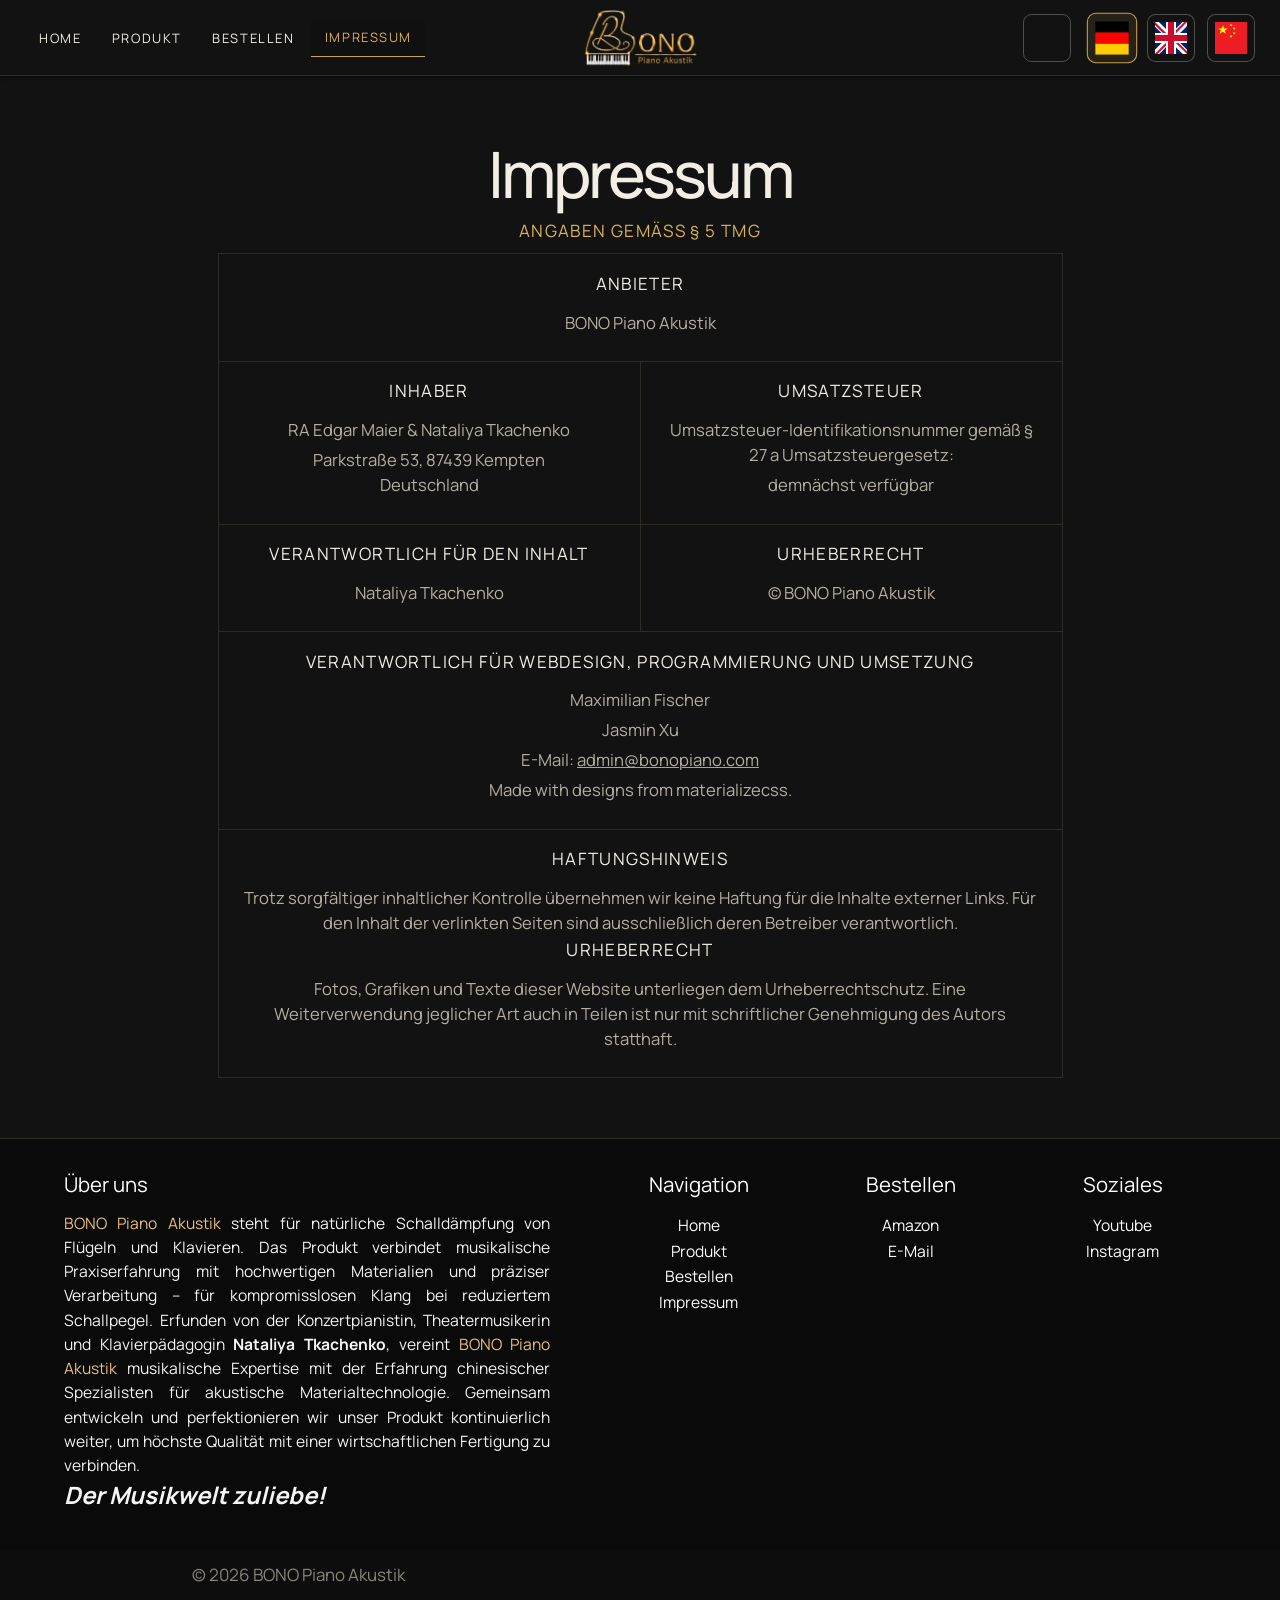
<file: impressum.html>
<!DOCTYPE html>
<html lang="de">

<head>
  <meta charset="UTF-8" />
  <meta http-equiv="X-UA-Compatible" content="IE=edge" />
  <meta name="viewport" content="width=device-width, initial-scale=1.0" />
  <title>Impressum – BONO Piano Akustik</title>
  <template
    data-component="meta"
    data-title="Impressum – BONO Piano Akustik"
    data-description="Impressum von BONO Piano Akustik mit Angaben zum Anbieter, Kontakt, Verantwortlichen und rechtlichen Hinweisen."
  ></template>
  <link rel="icon" href="favicon.ico">
  <link href="https://fonts.googleapis.com/icon?family=Material+Icons" rel="stylesheet">
  <link rel="preconnect" href="https://fonts.googleapis.com">
  <link rel="preconnect" href="https://fonts.gstatic.com" crossorigin>
  <link href="https://fonts.googleapis.com/css2?family=Manrope:wght@400;500;600;700;800&display=swap" rel="stylesheet">
  <!-- Compiled and minified CSS -->
  <link rel="stylesheet" href="https://cdnjs.cloudflare.com/ajax/libs/materialize/1.0.0/css/materialize.min.css" />
  <link rel="stylesheet" href="css/style.css" />
  <script src="js/theme.js"></script>
  <!-- Compiled and minified JavaScript -->
  <script src="https://cdnjs.cloudflare.com/ajax/libs/materialize/1.0.0/js/materialize.min.js"></script>
</head>

<body class="impressum-page">

  <div data-component="header"></div>
  <div class="section no-pad-bot" id="index-banner">
    <div class="container impressum-layout">
      <h1 class="header center gold-text" data-i18n="impressum.title">Impressum</h1>
      <h2 class="header center gold-text" data-i18n="impressum.subtitle">Angaben gemäß § 5 TMG</h2>

      <div class="impressum-grid">
        <section class="impressum-card impressum-card-wide">
          <h3 data-i18n="impressum.section.provider">Anbieter</h3>
          <p data-i18n="impressum.provider.companyName">BONO Piano Akustik</p>
        </section>

        <section class="impressum-card">
          <h3 data-i18n="impressum.section.owner">Inhaber</h3>
          <p data-i18n="impressum.provider.owner">RA Edgar Maier \& Nataliya Tkachenko</p>
          <p data-i18n="impressum.provider.address">Parkstraße 53<br>87439 Kempten<br>Deutschland</p>
        </section>

        <section class="impressum-card">
          <h3 data-i18n="impressum.section.vat">Umsatzsteuer</h3>
          <p data-i18n="impressum.vat.note">Umsatzsteuer-Identifikationsnummer gemäß § 27 a Umsatzsteuergesetz:</p>
          <p data-i18n="impressum.vat.id">placeholder</p>
        </section>

        <section class="impressum-card">
          <h3 data-i18n="impressum.section.responsible">Verantwortlich für den Inhalt</h3>
          <p data-i18n="impressum.responsible.name">Nataliya Tkachenko</p>
        </section>

        <section class="impressum-card">
          <h3 data-i18n="impressum.section.copyright">Copyright</h3>
          <p data-i18n="impressum.copyright.companyName">Nataliya Tkachenko</p>
        </section>

        <section class="impressum-card impressum-card-wide">
          <h3 data-i18n="impressum.section.responsible2">Verantwortlich für Webdesign, Programmierung und Umsetzung</h3>
          <p data-i18n="impressum.responsible2.name1">Maximilian Fischer</p>
          <p data-i18n="impressum.responsible2.name2">Jasmin Xu</p>
          <p><span data-i18n="impressum.contact.emailLabel">E-Mail:</span> <a href="mailto:admin@bonopiano.com">admin@bonopiano.com</a></p>
          <p class="golden-text text" >Made with designs from materializecss.</p>
        </section>

        <section class="impressum-card impressum-card-wide">
          <h3 data-i18n="impressum.section.liability">Haftungshinweis</h3>
          <p data-i18n="impressum.liability.content">Trotz sorgfältiger inhaltlicher Kontrolle übernehmen wir keine
            Haftung für die Inhalte externer Links. Für den Inhalt der verlinkten Seiten sind ausschließlich deren
            Betreiber verantwortlich.</p>
          <h3 data-i18n="impressum.section.copyright">Urheberrecht</h3>
          <p data-i18n="impressum.copyright.text">Die durch die Seitenbetreiber erstellten Inhalte und Werke auf diesen
            Seiten unterliegen dem deutschen Urheberrecht. Beiträge Dritter sind als solche gekennzeichnet.</p>
        </section>
      </div>
    </div>
  </div>


  <div data-component="footer"></div>
  <script src="js/components.js"></script>
  <script src="js/i18n.js"></script>
  <script src="js/init.js"></script>
</body>

</html>
</file>
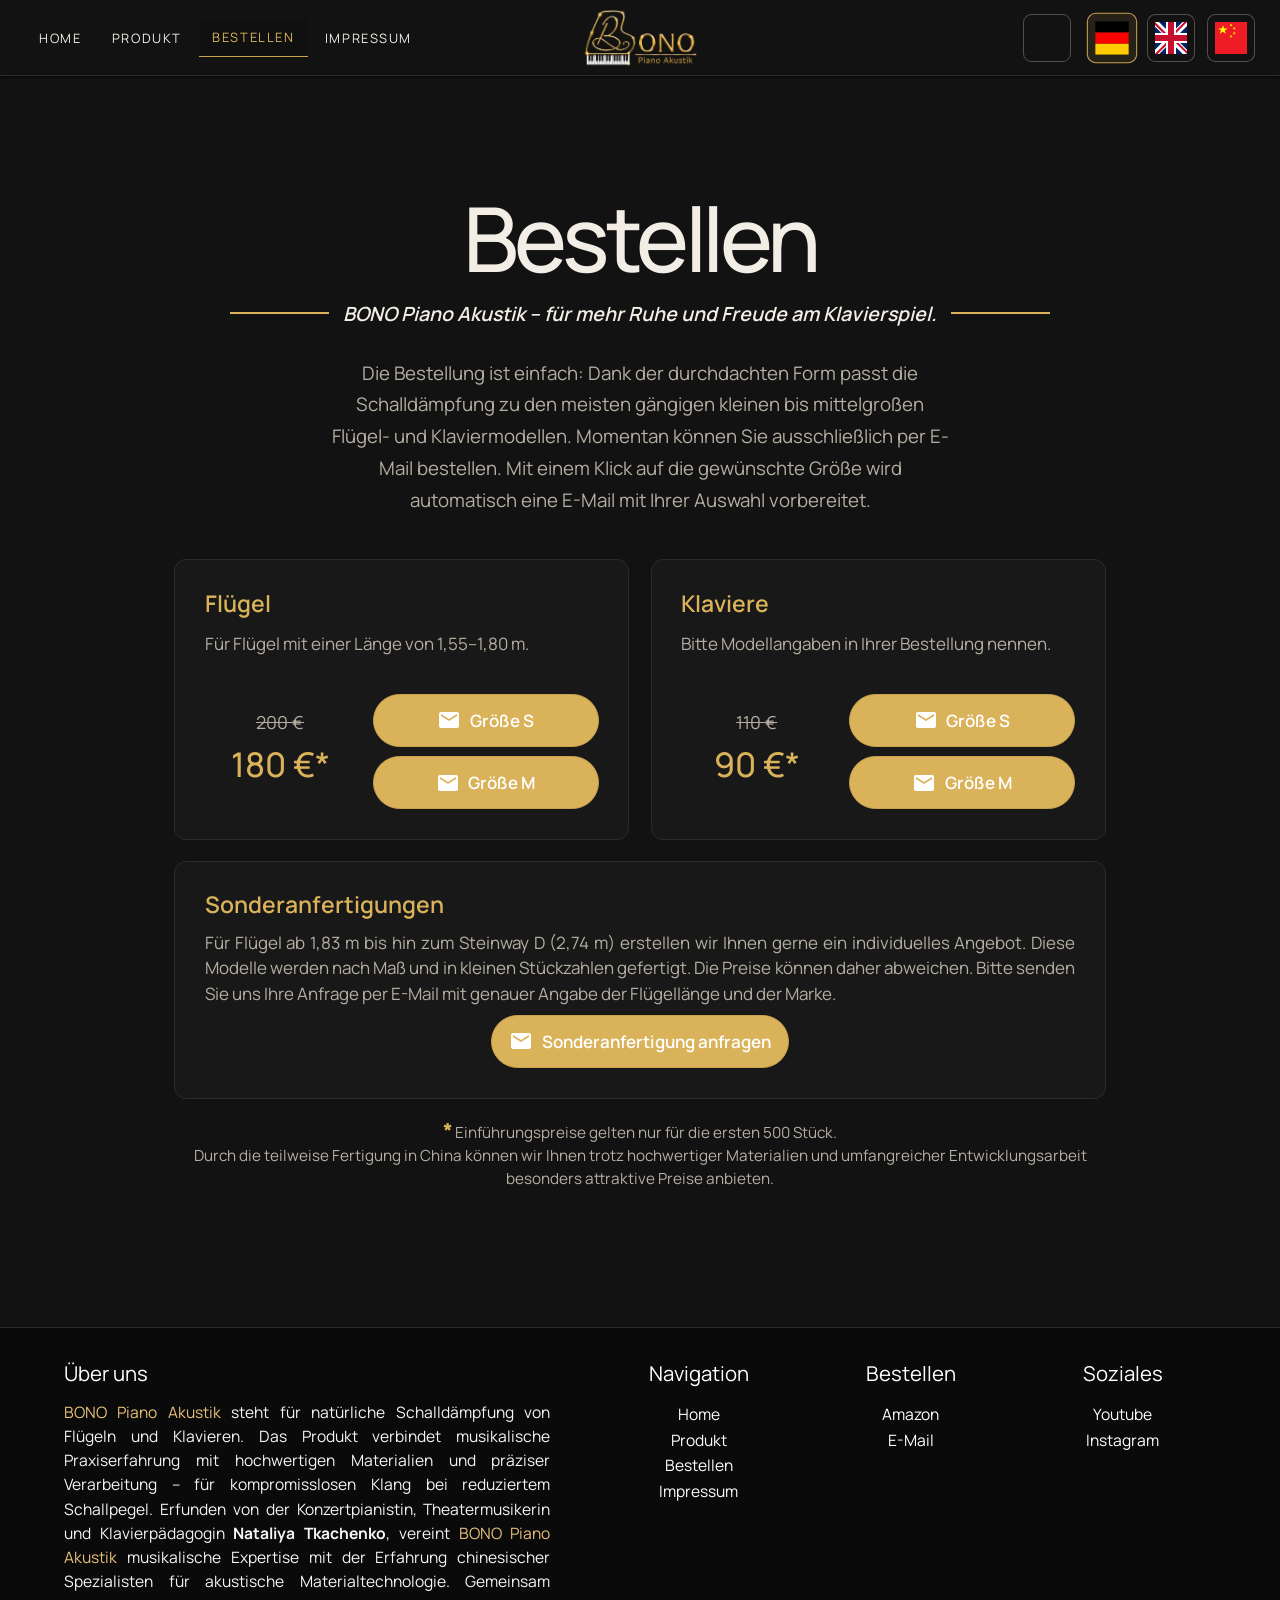
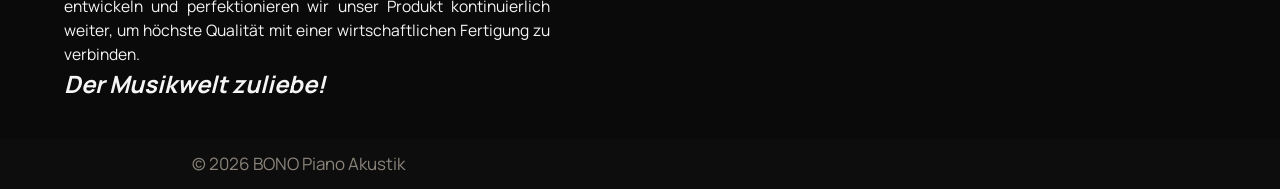
<file: order.html>
<!DOCTYPE html>
<html lang="de">

<head>
  <meta charset="UTF-8" />
  <meta http-equiv="X-UA-Compatible" content="IE=edge" />
  <meta name="viewport" content="width=device-width, initial-scale=1.0" />
  <title>Bestellen – BONO Piano Akustik</title>
  <template
    data-component="meta"
    data-title="Bestellen – BONO Piano Akustik"
    data-description="BONO Schalldämpfung für Flügel und Klaviere in den Größen S und M bestellen."
  ></template>
  <link rel="icon" href="favicon.ico">
  <link href="https://fonts.googleapis.com/icon?family=Material+Icons" rel="stylesheet">
  <link rel="preconnect" href="https://fonts.googleapis.com">
  <link rel="preconnect" href="https://fonts.gstatic.com" crossorigin>
  <link href="https://fonts.googleapis.com/css2?family=Manrope:wght@400;500;600;700;800&display=swap" rel="stylesheet">
  <!-- Compiled and minified CSS -->
  <link rel="stylesheet" href="https://cdnjs.cloudflare.com/ajax/libs/materialize/1.0.0/css/materialize.min.css" />
  <link rel="stylesheet" href="css/style.css" />
  <script src="js/theme.js"></script>
  <!-- Compiled and minified JavaScript -->
  <script src="https://cdnjs.cloudflare.com/ajax/libs/materialize/1.0.0/js/materialize.min.js"></script>
</head>

<body class="order-page">

  <div data-component="header"></div>
  <main class="order-layout">
    <h1 class="header" data-i18n="order.title">Bestellen</h1>
    <div class="order-slogan" data-i18n="order.slogan">
      <span class="order-slogan-line" aria-hidden="true"></span>
      <span>BONO Piano Akustik – für mehr Ruhe und Freude am Klavierspiel.</span>
      <span class="order-slogan-line" aria-hidden="true"></span>
    </div>
    <p class="order-intro" data-i18n="order.intro">
      Die Bestellung ist einfach: Dank der durchdachten Form passt die Schalldämpfung zu den meisten gängigen kleinen bis mittelgroßen Flügelmodellen. Momentan können Sie ausschließlich per E-Mail bestellen. Mit einem Klick auf die gewünschte Größe wird automatisch eine E-Mail mit Ihrer Auswahl vorbereitet.
    </p>
    <div class="order-grid">
      <section class="order-card">
        <span class="order-type" data-i18n="order.grand">Flügel</span>
        <p class="order-card-copy" data-i18n="order.grandDesc">Für Flügel mit einer Länge von 1,55–1,80 m.</p>
        <div class="order-options">
          <div class="order-price" aria-label="200 Euro, jetzt 180 Euro">
            <span class="old-price" data-i18n="order.grandOldPrice" aria-label="200 Euro">200 €</span>
            <strong data-i18n="order.grandPrice">180 €*</strong>
          </div>
          <div class="order-size-buttons" aria-label="Größe wählen">
            <a class="order-email" href="mailto:info@bonopiano.com" data-mail-kind="grand" data-mail-size="S">
              <i class="material-icons" aria-hidden="true">mail</i>
              <span data-i18n="order.sizeS">Größe S</span>
            </a>
            <a class="order-email" href="mailto:info@bonopiano.com" data-mail-kind="grand" data-mail-size="M">
              <i class="material-icons" aria-hidden="true">mail</i>
              <span data-i18n="order.sizeM">Größe M</span>
            </a>
          </div>
        </div>
      </section>
      <section class="order-card">
        <span class="order-type" data-i18n="order.upright">Klavier</span>
        <p class="order-card-copy" data-i18n="order.uprightDesc">Bitte Modellangaben in Ihrer Bestellung nennen.</p>
        <div class="order-options">
          <div class="order-price" aria-label="110 Euro, jetzt 90 Euro">
            <span class="old-price" data-i18n="order.uprightOldPrice" aria-label="110 Euro">110 €</span>
            <strong data-i18n="order.uprightPrice">90 €*</strong>
          </div>
          <div class="order-size-buttons" aria-label="Größe wählen">
            <a class="order-email" href="mailto:info@bonopiano.com" data-mail-kind="piano" data-mail-size="S">
              <i class="material-icons" aria-hidden="true">mail</i>
              <span data-i18n="order.sizeS">Größe S</span>
            </a>
            <a class="order-email" href="mailto:info@bonopiano.com" data-mail-kind="piano" data-mail-size="M">
              <i class="material-icons" aria-hidden="true">mail</i>
              <span data-i18n="order.sizeM">Größe M</span>
            </a>
          </div>
        </div>
      </section>
    </div>
    
    <section class="order-card order-custom-card">
      <h2 data-i18n="order.customTitle">Sonderanfertigungen</h2>
      <div class="order-custom-text order-card-copy" data-i18n="order.customText">
        <p class="order-card-copy">Für Flügel ab 1,83 m bis hin zum Steinway D (274 cm) erstellen wir Ihnen gerne ein individuelles Angebot. Diese Modelle werden nach Maß und in kleinen Stückzahlen gefertigt. Die Preise können daher abweichen. Bitte senden Sie uns Ihre Anfrage per E-Mail mit genauer Angabe der Flügellänge und der Marke.</p>
      </div>
      <a class="order-email" href="mailto:info@bonopiano.com" data-mail-kind="custom">
        <i class="material-icons" aria-hidden="true">mail</i>
        <span data-i18n="order.customEmail">Sonderanfertigung anfragen</span>
      </a>
    </section>
    <p class="order-footnote" data-i18n="order.introPriceNote"><span class="footnote-mark">*</span>Einführungspreise gelten nur für die ersten 500 Stück. <br>Durch die teilweise Fertigung in China können wir Ihnen trotz hochwertiger Materialien und umfangreicher Entwicklungsarbeit besonders attraktive Preise anbieten.</p>
  </main>
  <div data-component="footer"></div>
  <script src="js/components.js"></script>
  <script src="js/i18n.js"></script>
  <script src="js/init.js"></script>
</body>

</html>
</file>
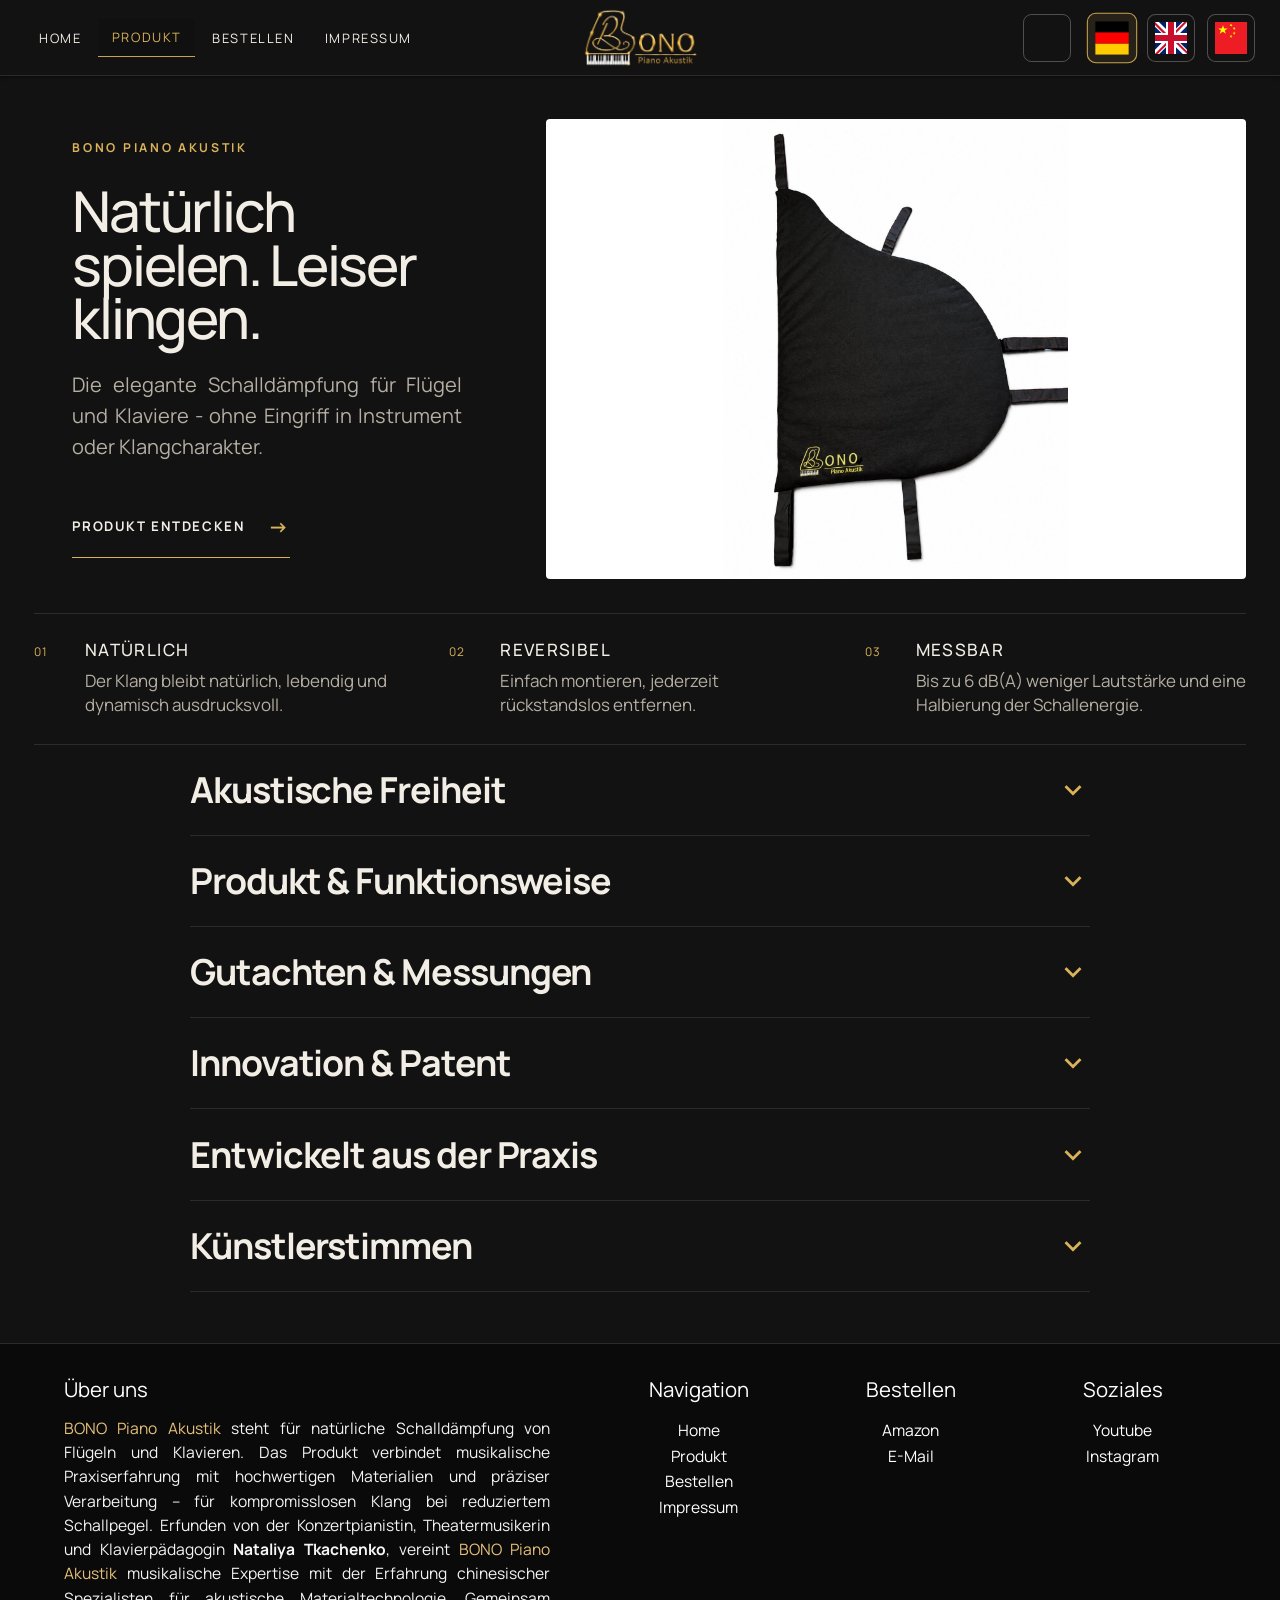
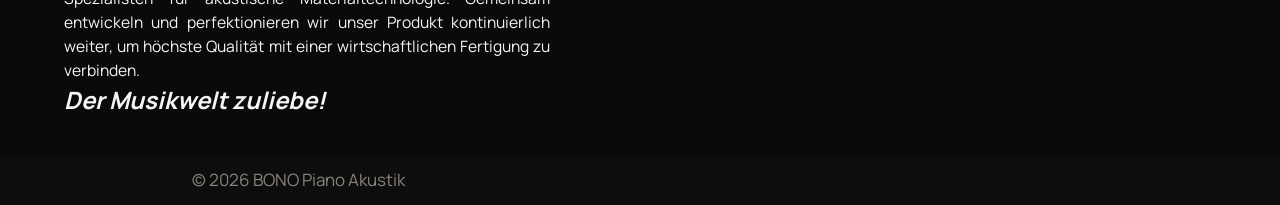
<file: product.html>
<!DOCTYPE html>
<html lang="de">

<head>
  <meta charset="UTF-8" />
  <meta http-equiv="X-UA-Compatible" content="IE=edge" />
  <meta name="viewport" content="width=device-width, initial-scale=1.0" />
  <title>Produkt – BONO Piano Akustik Schalldämpfung</title>
  <template
    data-component="meta"
    data-title="Produkt – BONO Piano Akustik Schalldämpfung"
    data-description="Entdecken Sie die reversible BONO Schalldämpfung für Flügel und Klaviere. Messungen zeigen bis zu 6 dB(A) weniger Lautstärke – ohne Eingriff ins Instrument."
  ></template>
  <link rel="icon" href="favicon.ico">
  <link href="https://fonts.googleapis.com/icon?family=Material+Icons" rel="stylesheet">
  <link rel="preconnect" href="https://fonts.googleapis.com">
  <link rel="preconnect" href="https://fonts.gstatic.com" crossorigin>
  <link href="https://fonts.googleapis.com/css2?family=Manrope:wght@400;500;600;700;800&display=swap" rel="stylesheet">
  <!-- Compiled and minified CSS -->
  <link rel="stylesheet" href="https://cdnjs.cloudflare.com/ajax/libs/materialize/1.0.0/css/materialize.min.css" />
  <link rel="stylesheet" href="css/style.css" />
  <script src="js/theme.js"></script>
  <!-- Compiled and minified JavaScript -->
  <script src="https://cdnjs.cloudflare.com/ajax/libs/materialize/1.0.0/js/materialize.min.js"></script>
</head>

<body class="product-page">

  <div data-component="header"></div>

  <main class="product-main">
    <section class="product-hero">
      <div class="product-hero-copy">
        <p class="product-eyebrow">BONO PIANO AKUSTIK</p>
        <h1 data-i18n="product.hero.title">Natürlich spielen. Leiser klingen.</h1>
        <p class="product-hero-intro" data-i18n="product.hero.text">Die elegante Schalldämpfung für Flügel und Klaviere
          - ohne Eingriff in Instrument oder Klangcharakter.</p>
        <a class="product-hero-cta" href="#feature-2"><span data-i18n="product.hero.cta">Produkt entdecken</span><span
            aria-hidden="true">&rarr;</span></a>
      </div>
      <div class="product-hero-image">
        <img src="assets/product1.jpg" alt="BONO Piano Akustik Schalldämpfung" />
      </div>
    </section>

    <section class="product-benefits" aria-label="Produktvorteile">
      <div><span class="benefit-number">01</span><strong data-i18n="product.benefit1.title">Natürlich</strong>
        <p data-i18n="product.benefit1.text">Der Klang bleibt natürlich, lebendig und dynamisch ausdrucksvoll.</p>
      </div>
      <div><span class="benefit-number">02</span><strong data-i18n="product.benefit2.title">Reversibel</strong>
        <p data-i18n="product.benefit2.text">Einfach montieren, jederzeit rückstandslos entfernen.</p>
      </div>
      <div><span class="benefit-number">03</span><strong data-i18n="product.benefit3.title">Messbar</strong>
        <p data-i18n="product.benefit3.text">Bis zu 6 dB(A) weniger Lautstärke und eine Halbierung der Schallenergie.</p>
      </div>
    </section>

    <!-- Anchor sections for collection links -->
    <div class="container">
      <section id="feature-1" class="anchor section">
        <details class="product-accordion">
          <summary>
            <h3 data-i18n="product.feature1.title">Akustische Freiheit</h3>
            <i class="material-icons product-accordion-icon" aria-hidden="true">expand_more</i>
          </summary>
          <div class="product-accordion-body">
            <h4 data-i18n="product.feature11.text">Lorem ipsum.</h4>
            <ul class="browser-default product-feature-list">
              <li>
                <h4 data-i18n="product.feature1.list1">Eintrag 1</h4>
              </li>
              <li>
                <h4 data-i18n="product.feature1.list2">Eintrag 2</h4>
              </li>
              <li>
                <h4 data-i18n="product.feature1.list3">Eintrag 3</h4>
              </li>
            </ul>
            <h4 data-i18n="product.feature12.text">Lorem ipsum</h4>
          </div>
        </details>
      </section>

      <section id="feature-2" class="anchor section">
        <details class="product-accordion">
          <summary>
            <h3 data-i18n="product.feature2.title">Das Produkt & seine Funktionsweise</h3>
            <i class="material-icons product-accordion-icon" aria-hidden="true">expand_more</i>
          </summary>
          <div class="product-accordion-body">
            <h4 data-i18n="product.feature21.text">Lorem ipsum.</h4>
            <ul class="browser-default product-feature-list">
              <li>
                <h4 data-i18n="product.feature21.list1">Eintrag 1</h4>
              </li>
              <li>
                <h4 data-i18n="product.feature21.list2">Eintrag 2</h4>
              </li>
              <li>
                <h4 data-i18n="product.feature21.list3">Eintrag 3</h4>
              </li>
              <li>
                <h4 data-i18n="product.feature21.list4">Eintrag 4</h4>
              </li>
              <li>
                <h4 data-i18n="product.feature21.list5">Eintrag 5</h4>
              </li>
              <li>
                <h4 data-i18n="product.feature21.list6">Eintrag 6</h4>
              </li>
            </ul>
            <h4 data-i18n="product.feature22.text">Lorem ipsum</h4>
            <ul class="browser-default product-feature-list">
              <li>
                <h4 data-i18n="product.feature22.list1">Eintrag 1</h4>
              </li>
              <li>
                <h4 data-i18n="product.feature22.list2">Eintrag 2</h4>
              </li>
              <li>
                <h4 data-i18n="product.feature22.list3">Eintrag 3</h4>
              </li>
              <li>
                <h4 data-i18n="product.feature22.list4">Eintrag 4</h4>
              </li>
            </ul>
            <h4 data-i18n="product.feature23.text">Lorem ipsum</h4>
            <ul class="browser-default product-feature-list">
              <li>
                <h4 data-i18n="product.feature23.list1">Eintrag 1</h4>
              </li>
              <li>
                <h4 data-i18n="product.feature23.list2">Eintrag 2</h4>
              </li>
              <li>
                <h4 data-i18n="product.feature23.list3">Eintrag 3</h4>
              </li>
            </ul>
          </div>
        </details>
      </section>

      <section id="feature-3" class="anchor section">
        <details class="product-accordion">
          <summary>
            <h3 data-i18n="product.feature3.title">Gutachten & Messungen</h3>
            <i class="material-icons product-accordion-icon" aria-hidden="true">expand_more</i>
          </summary>
          <div class="product-accordion-body">
            <h4 data-i18n="product.feature3.text1">Lorem ipsum dolor sit amet, consectetur adipiscing elit. Fusce nec tellus
              sed augue semper porta. Mauris massa.</h4>
            <ul class="collection">
              <li class="collection-item">
                <h4 data-i18n="product.feature31.list1">Eintrag 1</h4>
              </li>
              <li class="collection-item">
                <h4 data-i18n="product.feature31.list2">Eintrag 2</h4>
              </li>
              <li class="collection-item">
                <h4 data-i18n="product.feature31.list3">Eintrag 3</h4>
              </li>
              <li class="collection-item">
                <h4 data-i18n="product.feature31.list4">Eintrag 4</h4>
              </li>
              <li class="collection-item">
                <h4 data-i18n="product.feature31.list5">Eintrag 5</h4>
              </li>
            </ul>
            <h4 data-i18n="product.feature3.text2">Lorem ipsum dolor sit amet, consectetur adipiscing elit. Fusce nec tellus
              sed augue semper porta. Mauris massa.</h4>
            <div style="height:20px;"></div>
            <h3><span style="font-size: 1.7rem; color: #E6C07A;" data-i18n="product.feature3.table1.caption">Messwerte: Zeit
                bis Erreichen des Pegels von 80 dB(A)</span></h3>
            <table class="results-table">
              <caption></caption>
              <thead>
                <tr>
                  <th scope="col" data-i18n="product.feature3.table.header1">Situation</th>
                  <th scope="col" data-i18n="product.feature3.table.header2">Ohne Schalldämpfung</th>
                  <th scope="col" data-i18n="product.feature3.table.header3">Mit Schalldämpfung</th>
                </tr>
              </thead>
              <tbody>
                <tr>
                  <th scope="row"><span data-i18n="product.table.row.lidOpen">Deckel <br>offen</span></th>
                  <td data-i18n="product.table1.open.without">2 Std. 22 Min.</td>
                  <td data-i18n="product.table1.open.with">4 Std. 56 Min.</td>
                </tr>
                <tr>
                  <th scope="row"><span data-i18n="product.table.row.lidMiddle">Deckel <br>mittig</span></th>
                  <td data-i18n="product.table1.closed.without">3 Std. 55 Min.</td>
                  <td data-i18n="product.table1.closed.with">5 Std. 56 Min.</td>
                </tr>
              </tbody>
            </table>
            <div style="height:20px;"></div>
            <h3><span style="font-size: 1.7rem; color: #E6C07A;" data-i18n="product.feature3.table2.caption">Messwerte: Zeit
                bis Erreichen des Pegels von 85 dB(A)</span></h3>
            <table class="results-table">
              <caption></caption>
              <thead>
                <tr>
                  <th scope="col" data-i18n="product.feature3.table.header1">Situation</th>
                  <th scope="col" data-i18n="product.feature3.table.header2">Ohne Schalldämpfung</th>
                  <th scope="col" data-i18n="product.feature3.table.header3">Mit Schalldämpfung</th>
                </tr>
              </thead>
              <tbody>
                <tr>
                  <th scope="row"><span data-i18n="product.table.row.lidOpen">Deckel <br>offen</span></th>
                  <td data-i18n="product.table2.open.without">7 Std. 28 Min.</td>
                  <td data-i18n="product.table2.open.with">15 Std. 36 Min.</td>
                </tr>
                <tr>
                  <th scope="row"><span data-i18n="product.table.row.lidMiddle">Deckel <br>mittig</span></th>
                  <td data-i18n="product.table2.closed.without">12 Std. 23 Min.</td>
                  <td data-i18n="product.table2.closed.with">18 Std. 41 Min.</td>
                </tr>
              </tbody>
            </table>
            <div class="spacer-md"></div>
            <img class="card-media" src="assets/lautstaerkeGrafik_de.png" data-i18n-src="product.feature3.chartSrc"
              data-i18n-src-fallback="assets/lautstaerkeGrafik_en.png" data-i18n-alt="product.feature3.chartAlt"
              alt="Messgrafik zur Schallmessung" />
            <h4 data-i18n="product.feature3.text3">Fazit<br>blablabla</h4>
            <blockquote>
              <span data-i18n="product.feature3.quote">„Durch die Reduzierung des Schallpegels durch den Schallschutz von
                BONO Piano Akustik können die Spielzeiten verlängert werden, um den Auslösewert zu erreichen bzw. einer
                gleichen gesundheitlichen Gefährdung ausgesetzt zu sein.“</span>
              <footer data-i18n="product.feature3.quoteSource">— Schorer + Wolf GmbH</footer>
            </blockquote>
          </div>
        </details>
      </section>
    </div>
    <div class="container">
      <section id="feature-4" class="anchor section">
        <details class="product-accordion">
          <summary>
            <h3 data-i18n="product.feature4.title">Innovation & Patent</h3>
            <i class="material-icons product-accordion-icon" aria-hidden="true">expand_more</i>
          </summary>
          <div class="product-accordion-body">
            <h4 data-i18n="product.feature4.text1">Lorem ipsum dolor sit amet, consectetur adipiscing elit. Sed do eiusmod
              tempor incididunt ut labore et dolore magna aliqua.</h4>
            <ul class="browser-default product-feature-list">
              <li>
                <h4 data-i18n="product.feature4.list1">Eintrag 1</h4>
              </li>
              <li>
                <h4 data-i18n="product.feature4.list2">Eintrag 2</h4>
              </li>
              <li>
                <h4 data-i18n="product.feature4.list3">Eintrag 3</h4>
              </li>
              <li>
                <h4 data-i18n="product.feature4.list4">Eintrag 4</h4>
              </li>
            </ul>
            <h4 data-i18n="product.feature4.text2">Lorem ipsum dolor sit amet, consectetur adipiscing elit. Sed do eiusmod
              tempor incididunt ut labore et dolore magna aliqua.</h4>
          </div>
        </details>
      </section>

      <section id="feature-5" class="anchor section">
        <details class="product-accordion">
          <summary>
            <h3 data-i18n="product.feature5.title">Entwickelt aus der Praxis</h3>
            <i class="material-icons product-accordion-icon" aria-hidden="true">expand_more</i>
          </summary>
          <div class="product-accordion-body">
            <h4 data-i18n="product.feature5.text1">Lorem ipsum dolor sit amet, consectetur adipiscing elit. Integer nec
              odio. Praesent libero. Sed cursus ante dapibus diam.</h4>
          </div>
        </details>
      </section>

      <section id="feature-6" class="anchor section">
        <details class="product-accordion">
          <summary>
            <h3 data-i18n="product.feature6.title">Künstlerstimmen</h3>
            <i class="material-icons product-accordion-icon" aria-hidden="true">expand_more</i>
          </summary>
          <div class="product-accordion-body">
            <blockquote-artist>
              <div class="artist-quote-content">
                <span data-i18n="product.feature6.quote2">„Zitat Elena.“</span>
              </div>
              <div class="artist-signature">
                <img class="artist-photo" src="assets/elena_gurevich_portrait.jpg" alt="Porträt von Elena Gurevich">
                <footer data-i18n="product.feature6.quoteSource2">— Elena Gurevich</footer>
              </div>
            </blockquote-artist>
            <div class="spacer-bg"></div>
            <blockquote-artist>
              <div class="artist-quote-content">
                <span data-i18n="product.feature6.quote1">„Zitat Nati."</span>
              </div>
              <div class="artist-signature">
                <img class="artist-photo" src="assets/nati1.jpg" alt="Porträt von Nataliya Tkachenko">
                <footer data-i18n="product.feature6.quoteSource1">— Nataliya Tkachenko</footer>
              </div>
            </blockquote-artist>
            <div class="spacer-bg"></div>
            <blockquote-artist>
              <div class="artist-quote-content">
                <span data-i18n="product.feature6.quote3">„Zitat Japaner."</span>
              </div>
              <div class="artist-signature">
                <img class="artist-photo" src="assets/Tet.jpg" alt="Porträt von Tet">
                <footer data-i18n="product.feature6.quoteSource3">— Tetsu todo</footer>
              </div>
            </blockquote-artist>
            <div class="spacer-bg"></div>
            <div class="custom-card">
              <div class="youtube-embed-wrap" aria-label="YouTube Video">
                <iframe class="youtube-embed" src="https://www.youtube-nocookie.com/embed/wUIIDc1RzXw"
                  title="BONO Piano Akustik Video" loading="lazy"
                  allow="accelerometer; autoplay; clipboard-write; encrypted-media; gyroscope; picture-in-picture; web-share"
                  referrerpolicy="strict-origin-when-cross-origin" allowfullscreen>
                </iframe>
              </div>
              <div class="card-text">
                <h4 data-i18n="product.feature6.youtubeVid">
                  <b>Überzeugen Sie sich von der Akustik!</b><br><br>
                  In diesem Video spielt die Erfinderin und Gründerin von Bono Piano Akustik, Nataliya Tkachenko, das Stück
                  <i>Gnossienne Nr. 1</i> von <i>Satie</i> mit verbautem Schalldämpfer. Dadurch wird die Lautstärke deutlich
                  reduziert, ohne den natürlichen Klangcharakter zu verlieren.
                </h4>
              </div>
            </div>
          </div>
        </details>
      </section>
    </div>
  </main>


  <div data-component="footer"></div>
  <script src="js/components.js"></script>
  <script src="js/i18n.js"></script>
  <script src="js/init.js"></script>
</body>

</html>
</file>
<file: css/style.css>
/* Custom Stylesheet */
/**
 * Use this file to override Materialize files so you can update
 * the core Materialize files in the future
 *
 * Made By MaterializeCSS.com
 */

:root {
  --bg-color: #000; /* Anthrazit #2b2b2b;*/
  --text-color: #ffffff; /* Weiß für normalen Text */
  --heading-color: #E6C07A; /* Hellgold für Überschriften */
  --link-color: #ffffff;
  --card-bg: #353535; /* Etwas helleres Dunkelgrau für Cards */
  --nav-height: 140px; /* Höhe des Navs für scroll offset */
  --title-max-font-size: 56px; /* Max font-size for main title on large viewports */
  --accent: #9b761e; /* Gold für Akzente (helles Design) */
  --accent-line: #b99542;
  --nav-bg: rgba(244, 241, 235, 0.96);
  --control-line: rgba(23, 23, 23, 0.25);
}
/* Increase base font size site-wide (rem-based sizing scales with this) */
@media only screen and (min-width: 0) { html { font-size: 17px; } }
@media only screen and (min-width: 992px) { html { font-size: 17.5px; } }
@media only screen and (min-width: 1200px) { html { font-size: 18px; } }

/* Smooth scroll and anchor offset for fixed headers */
html { scroll-behavior: smooth; }
.anchor { scroll-margin-top: var(--nav-height); }
body {
  font-family: "Manrope", Calibri, "Segoe UI", Arial, sans-serif;
  background-color: var(--bg-color) !important;
  color: var(--text-color) !important;
}
/* Force Manrope site-wide except for Material Icons which require their own font */
html, body, *:not(.material-icons) {
  font-family: "Manrope", Calibri, "Segoe UI", Arial, sans-serif !important;
}
/* Keep Materialize default fonts for menu/language controls and icon glyphs */
.material-icons,
nav .sidenav-trigger,
nav .language-toggle {
  font-family: "Material Icons" !important;
}
nav .lang-button {
  font-family: -apple-system, BlinkMacSystemFont, "Segoe UI", Roboto, Oxygen-Sans, Ubuntu, Cantarell, "Helvetica Neue", sans-serif !important;
}
h1 {
  color: var(--heading-color);
}
/* Reduce vertical spacing between title and subtitle */
h1.header {
  margin-top: 0.25rem;
  margin-bottom: 0.15rem;
  line-height: 1;
}
h2.header {
  margin-top: 0;
  margin-bottom: 0.6rem;
  line-height: 1.0;
  font-weight: 400;
}
a { color: var(--link-color); }
a:hover { opacity: 0.9; }
/* Card background slightly lighter than page background */
.card,
.card-panel,
.card .card-content {
  background-color: var(--card-bg) !important;
  color: var(--text-color) !important;
}
.lang-button {
  border: 1px solid rgba(241, 211, 111, 0.5);
  background-color: rgba(255, 255, 255, 0.08);
  cursor: pointer;
  margin-left: 0.3rem;
  width: 2.8rem;
  height: 2.8rem;
  padding: 0;
  display: inline-flex;
  align-items: center;
  justify-content: center;
  border-radius: 0.5rem;
  color: transparent;
  text-indent: -9999px;
  overflow: hidden;
  background-position: center;
  background-repeat: no-repeat;
  background-size: 70%;
  transition: background-color 0.2s ease, transform 0.2s ease, border-color 0.2s ease;
}
.lang-button[data-lang="de"] {
  background-image: url("../assets/flags/de.svg");
}
.lang-button[data-lang="en"] {
  background-image: url("../assets/flags/gb.svg");
}
.lang-button[data-lang="zh"] {
  background-image: url("../assets/flags/cn.svg");
}
.lang-button:hover,
.lang-button.active {
  background-color: rgba(241, 211, 111, 0.18);
  transform: scale(1.05);
  border-color: #f1d36f;
}
.language-selector {
  display: flex;
  align-items: center;
}
nav {
  background-color: #090909 !important;
  min-height: 250px;
}
nav .nav-wrapper {
  position: relative;
  display: flex;
  align-items: center;
  justify-content: space-between;
  min-height: 140px; /* tightened vertical space */
  padding: 0.35rem 0.75rem !important;
  margin: 0 !important;
  gap: 0.25rem;
}
nav .nav-wrapper.container {
  padding: 0 !important;
  width: 100% !important;
  max-width: none !important;
  margin: 0 auto !important;
}
nav .nav-left,
nav .nav-right {
  display: flex;
  align-items: center;
  z-index: 10;
  position: relative;
}
nav .nav-left {
  flex: 0 0 auto;
  padding-left: 1rem;
}
nav .nav-right {
  margin-left: auto;
  padding-right: 1rem;
}
/* Banner direkt in der Navigation */
nav .brand-logo.logo2 {
  position: absolute;
  left: 50%;
  top: 50%;
  transform: translate(-50%, -50%);
  display: block;
  align-items: center;
  justify-content: center;
  z-index: 0;
  pointer-events: none;
  background-position: center;
  background-size: contain;
  background-repeat: no-repeat;
  background-image: url(../assets/logo_highres_transparent.png);
  width: 75%;
  max-width: 1200px;
  height: 230px; /* explicit height so background-image is visible */
  max-height: 230px;
}
/* Entferne das separate Banner-Element */
.nav-banner { display: none; }
nav .sidenav-trigger {
  color: #f1d36f;
  margin: 0 !important;
  padding-left: 0.5rem;
  padding-right: 0.5rem;
}
nav ul#nav-mobile {
  margin: 0;
  display: flex;
  align-items: center;
}
nav .language-selector {
  display: flex;
  align-items: center;
  justify-content: flex-end;
  gap: 0.4rem;
  margin-right: 0;
}
nav .language-selector .lang-button {
  box-sizing: border-box;
  line-height: 1;
  min-width: 2.8rem;
  min-height: 2.8rem;
  margin-right: 0;
}
.sidenav {
  background-color: #000 !important;
}
/* Keep sidenav hidden off-canvas by default so its right edge isn't visible */
.sidenav {
  transform: translateX(-120%);
  transition: transform 0.25s ease;
}
/* Force compact sidenav: show buttons inline (disable stacked vertical mode) */
.sidenav {
  width: auto !important;
  max-width: calc(100% - 2rem) !important;
  padding: 0.25rem 0.5rem !important;
}
.sidenav li {
  display: inline-block !important;
  margin: 0 0.25rem !important;
}
.sidenav li a {
  display: inline-block !important;
  padding: 0.5rem 0.75rem !important;
  color: #f1d36f !important;
}
.sidenav li a,
.sidenav li a:hover {
  color: #f1d36f !important;
}
.sidenav-overlay {
  background-color: rgba(0,0,0,0.65) !important;
}
/* Burger Menu für Sprachauswahl (Mobile) */
nav .language-burger {
  position: relative;
  margin-right: 0;
}
nav .language-toggle {
  display: flex;
  align-items: center;
  justify-content: center;
  color: #f1d36f;
  cursor: pointer;
  padding: 0.5rem;
  background-color: transparent;
  border: none;
  font-size: 1.5rem;
  transition: color 0.2s ease;
}
nav .language-toggle:hover {
  color: #f1d36f;
  opacity: 0.8;
}
nav .language-dropdown {
  display: none;
  position: absolute;
  top: 100%;
  right: 0;
  background-color: #000;
  border: 1px solid #f1d36f;
  border-top: none;
  flex-direction: column;
  margin: 0;
  padding: 0.5rem 0;
  z-index: 3000;
  min-width: 80px;
  pointer-events: auto;
}
nav .language-dropdown.active {
  display: flex;
}
nav .language-dropdown button.lang-button {
  width: 100%;
  padding: 0.5rem;
  border: none;
  background-color: transparent;
  color: #f1d36f;
  cursor: pointer;
  transition: background-color 0.2s ease;
  font-size: 0.9rem;
}
nav .language-dropdown button.lang-button:hover {
  background-color: rgba(241, 211, 111, 0.1);
}
/* Force dark background for Materialize dropdowns and sidenav (fix accidental white) */
.dropdown-content,
.dropdown-content li,
.dropdown-content a,
.sidenav,
.sidenav li {
  background-color: #000 !important;
  color: #f1d36f !important;
}
.dropdown-content a {
  color: #f1d36f !important;
}
/* Style Flag buttons inside Materialize dropdowns to match .lang-button appearance */
.dropdown-content a.lang-button {
  display: flex;
  align-items: center;
  justify-content: center;
  width: 2.8rem;
  height: 2.8rem;
  padding: 0;
  margin: 0.25rem;
  box-sizing: border-box;
  border: none;
  background-color: transparent;
  text-indent: -9999px;
  overflow: hidden;
  background-position: center;
  background-repeat: no-repeat;
  background-size: 70%;
  color: transparent;
}
.dropdown-content a.lang-button:hover {
  background-color: rgba(241, 211, 111, 0.1) !important;
}
/* Desktop: stack nav links and language buttons vertically */
@media only screen and (min-width: 993px) {
  nav ul#nav-mobile {
    display: flex !important;
    flex-direction: column !important;
    padding-left: 0 !important;
    align-items: flex-start !important;
  }
  nav ul#nav-mobile li {
    display: block !important;
    margin: 1px 0 !important; /* much tighter vertical gap */
  }
  nav ul#nav-mobile li a {
    display: block !important;
    padding: 2px 6px !important; /* tighter padding */
    line-height: 1.1 !important;
  }
  nav .language-selector {
    flex-direction: column !important;
    gap: 0.12rem !important;
    padding-top: 4px !important;
    align-items: flex-end !important;
  }
}
/* Very specific override to ensure vertical nav on desktop (highest specificity) */
@media only screen and (min-width: 993px) {
  nav .nav-wrapper.container > .nav-left > ul#nav-mobile,
  nav .nav-wrapper > .nav-left > ul#nav-mobile {
    display: flex !important;
    flex-direction: column !important;
    align-items: flex-start !important;
  }
  nav .nav-wrapper.container > .nav-left > ul#nav-mobile > li,
  nav .nav-wrapper > .nav-left > ul#nav-mobile > li {
    display: block !important;
    float: none !important;
    width: auto !important;
    margin: 6px 0 !important;
  }
}

/* Desktop: keep the two main index titles on a single row */
@media only screen and (min-width: 993px) {
  [data-i18n="index.header.title1"],
  [data-i18n="index.header.title2"] {
    display: inline-block;
    white-space: nowrap;
    vertical-align: baseline;
  }

  [data-i18n="index.header.title1"] {
    margin-right: 0.45rem;
  }
}

/* Keep dropdown compact and center flag buttons */
.dropdown-content#language-menu-mobile {
  padding: 0.4rem !important;
  min-width: auto !important;
}
.dropdown-content#language-menu-mobile li {
  display: flex !important;
  justify-content: center !important;
}
@media only screen and (max-width: 992px) {
  nav ul#nav-mobile {
    margin-left: 0;
  }
  nav .language-selector {
    margin-left: auto;
  }
}
@media only screen and (max-width: 992px) {
  :root {
    --nav-height: clamp(88px, 23vw, 170px);
  }

  nav {
    min-height: var(--nav-height);
  }

  nav .nav-wrapper {
    min-height: var(--nav-height);
  }

  /* Media query angepasst: compact sidenav for tablet and mobile widths
     This removes the large half-screen sidenav (Modus 2) and uses the
     compact inline-style sliding panel (Modus 3) instead. */
  nav .brand-logo.logo2 {
    /* Keep logo and navbar height in sync on narrow screens */
    width: 90%;
    max-width: none;
    height: calc(var(--nav-height) - 0.5rem);
    max-height: none;
    padding-top: 0;
    background-size: contain;
    background-position: center;
    background-repeat: no-repeat;
  }

  /* Make the opened navigation (sidenav) compact: only as big as the buttons need */
  .sidenav {
    position: absolute !important;
    left: 1rem !important;
    right: auto !important;
    width: auto !important;
    min-width: 0 !important;
    max-width: calc(100% - 2rem) !important;
    padding: 0.25rem 0.5rem !important;
    height: auto !important;
    /* Let Materialize control the transform when opening/closing the sidenav */
    transition: transform 0.25s ease;
    border-radius: 8px !important;
    box-shadow: 0 6px 18px rgba(0,0,0,0.5) !important;
    background-color: #000 !important;
    display: block !important;
    z-index: 3000 !important;
  }

  /* Stack sidenav buttons vertically when the burger menu opens */
  .sidenav li {
    display: block !important;
    margin: 6px 0 !important;
  }

  .sidenav li a {
    display: block !important;
    width: 100% !important;
    padding: 8px 12px !important;
    color: #f1d36f !important;
  }
  /* Remove page darkening overlay when sidenav opens */
  .sidenav-overlay {
    display: none !important;
  }
}
nav ul a,
nav .brand-logo,
nav a {
  color: #f1d36f !important;
}

#title-banner,
#index-banner .container,
#index-banner .section {
  text-align: center;
}

.card-image img.responsive-img,
#logo {
  display: block;
  width: 100%;
  max-width: 100%;
  height: auto;
}

.parallax-container .section {
    width: 100%;
  }
@media only screen and (max-width : 992px) {
  .parallax-container .section {
    position: absolute;
    top: 40%;
  }
  #index-banner .section {
    top: 10%;
  }
}
@media only screen and (max-width : 600px) {
  #index-banner .section {
    top: 0;
  }
}

.icon-block .material-icons {
  font-size: inherit;
}
footer.page-footer {
  margin: 0;
}

/* Keep footer.aboutText in justified mode across pages */
[data-i18n="footer.aboutText"] {
  display: block;
  text-align: justify !important;
  text-justify: inter-word !important;
  text-align-last: left !important;
}

/* Footer: center Navigation, Kontakt, Soziales columns including list items */
footer.page-footer h5[data-i18n="footer.nav"],
footer.page-footer h5[data-i18n="footer.order"],
footer.page-footer h5[data-i18n="footer.social"] {
  text-align: center !important;
}

footer.page-footer h5[data-i18n="footer.nav"] ~ ul,
footer.page-footer h5[data-i18n="footer.order"] ~ ul,
footer.page-footer h5[data-i18n="footer.social"] ~ ul {
  text-align: center !important;
}

footer.page-footer h5[data-i18n="footer.nav"] ~ ul li,
footer.page-footer h5[data-i18n="footer.order"] ~ ul li,
footer.page-footer h5[data-i18n="footer.social"] ~ ul li {
  text-align: center !important;
}

footer.page-footer h5[data-i18n="footer.nav"] ~ ul li a,
footer.page-footer h5[data-i18n="footer.order"] ~ ul li a,
footer.page-footer h5[data-i18n="footer.social"] ~ ul li a {
  display: inline-block;
  width: 100%;
  text-align: center !important;
}

/* Product page has a global justified list rule; reset footer columns to centered */
.product-page footer.page-footer h5[data-i18n="footer.nav"] ~ ul,
.product-page footer.page-footer h5[data-i18n="footer.order"] ~ ul,
.product-page footer.page-footer h5[data-i18n="footer.social"] ~ ul,
.product-page footer.page-footer h5[data-i18n="footer.nav"] ~ ul li,
.product-page footer.page-footer h5[data-i18n="footer.order"] ~ ul li,
.product-page footer.page-footer h5[data-i18n="footer.social"] ~ ul li,
.product-page footer.page-footer h5[data-i18n="footer.nav"] ~ ul li a,
.product-page footer.page-footer h5[data-i18n="footer.order"] ~ ul li a,
.product-page footer.page-footer h5[data-i18n="footer.social"] ~ ul li a {
  text-align: center !important;
  text-align-last: center !important;
  text-justify: auto !important;
  hyphens: none !important;
}

.product-page footer.page-footer h5[data-i18n="footer.nav"],
.product-page footer.page-footer h5[data-i18n="footer.order"],
.product-page footer.page-footer h5[data-i18n="footer.social"] {
  display: block;
  width: 100%;
  text-align: center !important;
  text-align-last: center !important;
}

.impressum-layout {
  padding-bottom: 2rem;
}

.impressum-note {
  max-width: 900px;
  margin: 0.5rem auto 1.4rem auto;
  color: #d7d7d7;
}

.impressum-grid {
  display: grid;
  grid-template-columns: repeat(2, minmax(260px, 1fr));
  gap: 1rem;
  margin-top: 0.5rem;
}

.impressum-card {
  background: rgba(255,255,255,0.03);
  border: 1px solid rgba(230,192,122,0.2);
  border-radius: 10px;
  padding: 1rem 1.1rem;
}

.impressum-card h3 {
  margin-top: 0;
  margin-bottom: 0.65rem;
  color: var(--heading-color) !important;
}

.impressum-card p {
  margin: 0.3rem 0;
  color: #fff;
}

.impressum-card a {
  color: var(--heading-color);
  text-decoration: underline;
  text-decoration-thickness: 1px;
}

.impressum-card-wide {
  grid-column: 1 / -1;
}

@media (max-width: 900px) {
  .impressum-grid {
    grid-template-columns: 1fr;
  }
}

/* Container, der die Cards hält */
.card-container {
  display: grid;
  /* Erstellt 2 Spalten auf Desktop, bricht automatisch um, wenn sie unter 340px schrumpfen */
  grid-template-columns: repeat(auto-fit, minmax(400px, 1fr));
  gap: 2rem;
  max-width: 1100px;
  margin: 0 auto;
  padding: 1rem;
  justify-content: center; /* Zentriert die Cards, falls sie untereinander stehen */
}

/* Homepage two-column layout: left = intro text, right = stacked cards */
.home-split {
  max-width: 1600px; /* increase max width so columns occupy more horizontal space */
  margin: 0 auto;
  padding: 0 0.35rem;
}

.home-split.container {
  width: 94%;
  max-width: 1800px;
}
.home-split .home-left {
  display: flex;
  align-items: center;
  justify-content: center;
  padding: 0.25rem; /* reduce inner padding to allow wider content */
}
.home-split .home-left .container {
  width: 100%;
  max-width: none;
  padding: 0;
}
.home-split .home-left .row.center {
  justify-content: flex-start; /* keep text left-aligned inside column */
}
.home-split .home-left .section {
  width: 95%;
}
.home-split .home-right {
  display: flex;
  align-items: flex-start;
  justify-content: center;
  padding: 0.25rem; /* reduce inner padding */
}
.home-split .home-right .card-container {
  display: flex;
  flex-direction: column;
  gap: 1rem;
  width: 100%;
}

@media only screen and (max-width: 600px) {
  /* Mobile: all elements full-width, stacked */
  .home-split .home-left,
  .home-split .home-right {
    padding: 0.5rem;
  }
  .home-split .home-right .card-container {
    gap: 1rem;
  }
}

/* Die einzelnen Cards */
.custom-card {
  background-color: #000;/*#2b2b2b; /* Dunkler Hintergrund wie im Screenshot */
  color: #ffffff;
  border-radius: 4px;
  overflow: hidden;
  box-shadow: 0 4px 10px rgba(0, 0, 0, 0.3);
  
  /* Flexbox hier sorgt dafür, dass Inhalt und Bild sich den Platz aufteilen */
  display: flex;
  flex-direction: column;
}

/* Textbereiche in den Cards */
.card-text {
  padding: 1.5rem;
  flex-grow: 1; /* Zwingt den Text, den Raum auszufüllen, damit Buttons/Bilder bündig sind */
}

.card-text h3 {
  margin-top: 0;
  font-size: 1.3rem;
  font-weight: bold;
  color: #ffffff;
}

.card-text .flow-text {
  font-size: 1.3rem; /* Erhöht die Grundschriftgröße (vorher meist ~1rem) */
  line-height: 1.2;   /* Sorgt für einen angenehmen Zeilenabstand */
}

/* Blocksatz für Fließtexte und Card-Text: gleichmäßige Zeilenlängen */
.flow-text,
.card-text p,
.card-text .flow-text {
  text-align: justify;
  text-justify: inter-word;
  -webkit-hyphens: auto;
  -moz-hyphens: auto;
  hyphens: auto;
  /* Do not stretch the last line; keep it left-aligned for better readability */
  text-align-last: left;
}

/* Product page: force block (justified) layout for all common text elements */
.product-page,
.product-page p,
.product-page .flow-text,
.product-page li,
.product-page .card-text,
.product-page .product-feature-list,
.product-page .collection-item,
.product-page .results-cards-caption,
.product-page .result-val {
  text-align: justify !important;
  text-justify: inter-word !important;
  -webkit-hyphens: auto !important;
  -moz-hyphens: auto !important;
  hyphens: auto !important;
  text-align-last: left !important;
}

/* Keep headings visually distinct: left-align last line of headings but allow centered titles */
.product-page h1,
.product-page h2,
.product-page h4 {
  text-align: left !important;
}
.product-page h3 {
  text-align: justify !important;
  text-justify: inter-word !important;
  -webkit-hyphens: auto !important;
  -moz-hyphens: auto !important;
  hyphens: auto !important;
  text-align-last: left !important;
}

.product-page .product-feature-list {
  margin-top: 0.4rem;
  margin-bottom: 0.8rem;
}

.product-page .product-feature-list li {
  margin: 0;
  padding: 0;
}

.product-page .product-feature-list h4 {
  margin: 0.15rem 0 0.25rem;
}

.product-page .collection {
  margin-top: 0.4rem;
  margin-bottom: 0.8rem;
}

.product-page .collection-item li{
  padding-top: 0.2rem;
  padding-bottom: 0.2rem;
}

.product-page .collection-item h4 {
  margin: 0;
}

section.anchor p[data-i18n$=".text"] {
  text-align: justify;
  text-justify: inter-word;
  -webkit-hyphens: auto;
  -moz-hyphens: auto;
  hyphens: auto;
  text-align-last: left;
}

section.anchor p[data-i18n$=".text"] {
  font-size: 1.2rem;
  line-height: 1.6;
  text-align: justify;
  text-justify: inter-word;
  -webkit-hyphens: auto;
  -moz-hyphens: auto;
  hyphens: auto;
  text-align-last: left;
}

.card-text p {
  margin: 0; /* remove top and bottom margins inside cards to avoid extra gaps */
  font-size: 1rem;
  line-height: 1.5;
  color: #cccccc;
}

/* Link-Container für die Bilder */
.card-link {
  display: block;
  width: 100%;
  overflow: hidden;
}

/* Die Bilder selbst */
.card-media {
  display: block;
  width: 100%;          /* Das Bild nutzt die volle Breite der Card */
  height: auto;         /* ERSETZT 'relative': Berechnet die Höhe automatisch anhand des Seitenverhältnisses, verhindert Verzerrung! */
  max-height: 420px;    /* Optional: Verhindert, dass ein Bild auf riesigen Bildschirmen unendlich hoch wird */
  object-fit: contain;  /* Garantiert, dass das Bild innerhalb seiner Box niemals verzerrt oder beschnitten wird */
  transition: transform 0.3s ease;
}

/* Kleiner visueller Effekt beim Drüberfahren */
.card-link:hover .card-media {
  transform: scale(1.02);
}

/* Responsive Anpassung für kleinere Bildschirme (Mobile) */
@media (max-width: 768px) {
  .card-container {
    /* Begrenzt die Breite untereinander, damit die Cards auf Handys nicht zu riesig werden */
    max-width: 500px; 
  }
  
  .card-media {
    height: 200px; /* Leicht kleinere Bildhöhe auf Smartphones */
  }
}

/* Override Materialize footer color to a dark gray */
footer.page-footer {
  background-color: #333333 !important;
}

/* Embedded YouTube player inside cards */
.youtube-embed-wrap {
  width: calc(100% - 3rem);
  margin: 0 auto;
  aspect-ratio: 16 / 9;
  border-radius: 6px;
  overflow: hidden;
  background: #000;
}

.youtube-embed {
  width: 100%;
  height: 100%;
  border: 0;
  display: block;
}

/* Collection list styling to match page colors */
.collection {
  background-color: var(--bg-color) !important; /* gleiche Hintergrundfarbe wie die Seite */
  border: 0 none !important;
  box-shadow: none !important;
  margin-top: 0.5rem;
}
.collection .collection-item {
  background-color: transparent !important;
  color: var(--text-color) !important; /* Standardtextfarbe (weiß) */
  border-bottom: 1px solid rgba(255,255,255,0.04) !important; /* dezente Trennung */
  padding-left: 0.5rem !important;
  font-size: 1.30rem !important; /* größere Schrift für bessere Lesbarkeit */
  line-height: 1.5 !important;
}
.collection .collection-item a {
  color: var(--heading-color) !important; /* Linkfarbe: Gold */
  text-decoration: none;
}
.collection .collection-item a:hover {
  text-decoration: underline;
}

.product-feature-list {
  margin: 1rem 0 1rem 1.5rem;
  padding-left: 0.5rem;
  font-size: 1.5rem;
}

.product-feature-list li {
  margin-bottom: 0.45rem;
  color: var(--text-color);
}

.product-feature-list a {
  color: var(--text-color);
}


/* Gallery thumbnails in cards */
.gallery-thumbs {
  display: flex;
  gap: 0.5rem;
  margin-top: 0.75rem;
  justify-content: center;
  flex-wrap: wrap;
}
.gallery-thumb {
  width: 128px;
  height: 128px;
  object-fit: cover;
  border-radius: 4px;
  cursor: pointer;
  border: 2px solid rgba(255,255,255,0.06);
}
.gallery-thumb:hover {
  border-color: var(--heading-color);
  transform: translateY(-2px);
}

/* Mobile-specific header sizing and centering
   - Larger title on small screens
   - Force a comfortable line-height when title is split into two lines
*/
@media only screen and (max-width: 600px) {
  h1.header {
    font-size: 3.5rem !important;
    line-height: 1.02 !important;
    text-align: center !important;
    display: block !important;
    max-width: 90vw !important;
    margin-left: auto !important;
    margin-right: auto !important;
    /* Prevent breaking words in the middle on narrow viewports */
    overflow-wrap: normal !important;
    word-break: normal !important;
    hyphens: none !important;
  }
  h1.header br { display: block; line-height: 1.02; }
  /* Ensure inline spans injected by i18n don't override h1 sizing */
  h1.header span,
  h1.header span * {
    font-size: inherit !important;
    line-height: inherit !important;
  }
  /* Reduce space after subtitle and tighten spacing for mobile */
  h2.header {
    font-size: 1.6rem !important;
    line-height: 0.95 !important;
    margin-top: 0.25rem !important;
    margin-bottom: 0.4rem !important;
    text-align: center !important;
    color: var(--heading-color) !important;
    max-width: 90vw !important;
  }
  h2.header span,
  h2.header span * {
    font-size: inherit !important;
    line-height: inherit !important;
  }
  /* Reduce card-text padding on mobile so content sits closer to headings */
  .card-text {
    padding-top: 0.75rem !important;
    padding-bottom: 0.75rem !important;
  }
}

/* Modal override to center image and darken background a bit more */
.modal {
  /* remove Materialize's default constrained white card appearance */
  max-width: none !important;
  width: 100% !important;
  max-height: 90vh;
  padding: 0 !important;
  background: transparent !important;
  box-shadow: none !important;
  border-radius: 0 !important;
}
.modal .modal-content {
  /* ensure inner content is fully transparent and doesn't add extra padding/width */
  background: transparent !important;
  padding: 0 !important;
  display: flex;
  align-items: center;
  justify-content: center;
  box-shadow: none !important;
}

/* Default styling for h3 as requested */
h3 {
  color: #ffffff !important;
  font-size: 1.9rem !important;
  font-weight: 400 !important;
}

/* Make h2 white by default */
h3 {
  color: #ffffff !important;
}

h4 {
  color: #ffffff !important;
  font-size: 1.5rem !important;
  font-weight: 400 !important;
}

/* Make h2 white by default */
h4 {
  color: #ffffff !important;
}

/* Make section text match index sizing */
.anchor.section,
.section {
  font-size: 1.3rem !important;
}
.anchor.section p,
.anchor.section li,
.anchor.section a,
.anchor.section .flow-text,
.section p,
.section li,
.section a,
.section .flow-text {
  font-size: 1.3rem !important;
  line-height: 1.5 !important;
}

/* Gallery modal navigation buttons (overlayed on image) */
/* Ensure modal wrapper allows the image to grow and not be clipped */
/* Center the gallery modal using flexbox on the modal wrapper so Materialize's
   internal positioning doesn't conflict — this centers vertically + horizontally */
#gallery-modal.modal {
  overflow: visible !important;
  max-height: 90vh;
  max-width: none !important;
  width: 100% !important;
  background: transparent !important;
  padding: 0 !important;
}

/* Apply flex centering only when Materialize sets the modal visible
   (Materialize toggles inline `display: block` on open). This prevents
   the modal from capturing pointer events when closed. */
#gallery-modal.modal[style*="display: block"] {
  display: flex !important; /* must beat Materialize's inline display: block */
  align-items: center;
  justify-content: center;
}

#gallery-modal .modal-content {
  /* fixed-size invisible box: 90vw x 90vh so buttons stay aligned */
  position: relative;
  z-index: 4000;
  width: 90vw;
  height: auto; /* allow caption below the box */
  max-width: none;
  box-sizing: border-box;
  padding: 0; /* remove extra padding so image positioning is predictable */
  display: flex;
  flex-direction: column; /* stack gallery-box above caption */
  align-items: center; /* center horizontally */
  justify-content: center;
  overflow: visible; /* allow caption to be visible outside the box */
}
#gallery-modal .gallery-prev,
#gallery-modal .gallery-next {
  position: absolute; /* positioned relative to .modal-content box */
  top: 50%; 
  transform: translateY(-50%); 
  background: rgba(0,0,0,0.72); /* less transparent for better contrast */
  color: var(--heading-color); /* golden arrows */
  border: none; 
  width: 56px; 
  height: 56px; 
  border-radius: 50%; 
  display: flex; 
  align-items: center; 
  justify-content: center; 
  font-size: 28px; 
  cursor: pointer; 
  z-index: 4100; /* above the image */ 
  box-shadow: 0 6px 18px rgba(0,0,0,0.6); 
  transition: background 0.18s ease, transform 0.12s ease, color 0.12s ease; 
}
#gallery-modal .gallery-prev { left: 14px; }
#gallery-modal .gallery-next { right: 14px; }
#gallery-modal .gallery-prev:hover,
#gallery-modal .gallery-next:hover {
  background: rgba(0,0,0,0.9);
  transform: translateY(-50%) scale(1.04);
  color: #fff; /* subtle invert on hover for clarity */
}

/* Smaller buttons for narrow screens */
@media (max-width: 480px) {
  #gallery-modal .gallery-prev,
  #gallery-modal .gallery-next {
    width: 44px;
    height: 44px;
    font-size: 22px;
  }
}

/* Ensure modal image fits within the invisible box and is centered */
#gallery-modal img#gallery-modal-img {
  display: block;
  /* make the image as large as possible inside the fixed 90vw x 90vh box */
  max-width: calc(90vw - 80px); /* leave space for buttons and small padding */
  max-height: 80vh; /* never taller than .gallery-box, which clips overflow (and the close button) */
  width: auto;
  height: auto;
  object-fit: contain; /* ensure scaling without cropping */
  margin: 0 auto;
}
.modal .modal-close {
  color: #fff;
}
/* Ensure the modal image fits the viewport without being cropped */
.modal .modal-content img {
  width: auto;
  height: auto;
  max-width: calc(85vw - 48px);
  max-height: calc(85vh - 96px);
  object-fit: contain;
  display: block;
}

/* Gallery box: fixed-size invisible container inside modal-content */
.gallery-box {
  width: 90vw;
  height: 80vh;
  display: flex;
  align-items: center;
  justify-content: center;
  position: relative;
  overflow: hidden;
  background: transparent;
}

/* Shrink-wraps the image so the close button is positioned on the image */
.gallery-frame {
  position: relative;
  display: inline-block;
  max-width: 100%;
  line-height: 0;
}

/* Close button in the top right corner of the image */
.gallery-close {
  position: absolute;
  top: 8px;
  right: 8px;
  z-index: 4200;
  background: rgba(255, 255, 255, 0.897); /* stronger contrast */
  color: black; /* golden cross */
  border: none;
  width: 40px;
  height: 40px;
  border-radius: 20px;
  display: flex;
  align-items: center;
  justify-content: center;
  font-size: 20px;
  cursor: pointer;
  transition: background 0.12s ease, color 0.12s ease, transform 0.08s ease;
}
.gallery-close:hover { background: rgba(0,0,0,0.9); color: #fff; transform: scale(1.04); }

/* Caption below the gallery box */
.gallery-caption {
  display: inline-block; /* shrink to text width */
  margin-top: 8px;
  text-align: center;
  color: black;
  font-size: 0.95rem;
  max-width: calc(90vw - 40px);
  overflow-wrap: break-word;
  background: rgba(255, 255, 255, 0.822);
  padding: 8px 12px;
  border-radius: 6px;
  box-sizing: border-box;
}

/* Force theme consistency on small screens: ensure dark backgrounds and intended heading colors */
@media only screen and (max-width: 992px) {
  body {
    background-color: var(--bg-color) !important;
    color: var(--text-color) !important;
  }
  h2.header { color: var(--text-color) !important; }
  .gallery-caption { background: rgba(0,0,0,0.6) !important; color: var(--text-color) !important; }
  .card, .card-panel, .card .card-content { background-color: var(--card-bg) !important; color: var(--text-color) !important; }
}

.results-table {
  width: 100%;
  border-collapse: collapse;
  color: #fff;
  background: transparent;
}
.results-table th,
.results-table td {
  border: 1px solid rgba(255,255,255,0.12);
  padding: 8px 12px;
  text-align: left;
}
.results-table thead th {
  background: rgba(0,0,0,0.6);
  font-weight: 700;
}
.results-table .group-heading th {
  background: rgba(0,0,0,0.75);
  text-align: left;
  font-weight: 700;
  padding-top: 10px;
  padding-bottom: 6px;
}
.results-table th[scope="row"] { font-weight: 600; } /* Zeilenköpfe */
.results-table td { font-weight: 400; }

@media (max-width: 600px){
  .results-table {
    display: block;
    overflow-x: auto;
    -webkit-overflow-scrolling: touch;
    white-space: nowrap;
  }
  .results-table caption {
    white-space: normal;
  }
}

blockquote {
  margin: 1rem 0;
  padding: 0.8rem 1rem;
  border-left: 4px solid rgba(241,211,111,0.9);
  background: rgba(255,255,255,0.02);
  color: rgba(241,211,111,0.9);
  font-size: 1.5rem;
  font-style: italic;
  line-height: 1.1;
}
blockquote footer { font-size: inherit; color: white; margin-top:0.5rem; }

blockquote-artist {
  display: block;
  margin: 1rem 0;
  padding: 0.8rem 1rem;
  border-left: 4px solid rgba(241,211,111,0.9);
  background: rgba(255,255,255,0.02);
  color: rgba(255, 255, 255, 0.9);
  font-size: 1.5rem;
  font-style: italic;
  line-height: 1.1;
}
blockquote-artist .artist-photo {
  width: 110px;
  height: 110px;
  border-radius: 999px;
  object-fit: cover;
  border: 2px solid rgba(241,211,111,0.9);
  flex: 0 0 auto;
}
blockquote-artist .artist-quote-content {
  display: block;
}
blockquote-artist .artist-signature {
  display: flex;
  align-items: flex-start;
  gap: 0.8rem;
  margin-top: 0.75rem;
  flex-wrap: nowrap;
}
blockquote-artist footer {
  flex: 1 1 auto;
  min-width: 0;
  display: block;
  font-size: inherit;
  color: rgba(241,211,111,0.9);
  margin-top: 0;
  line-height: 1.35;
  white-space: normal;
  overflow-wrap: anywhere;
}

@media (max-width: 600px) {
  blockquote-artist .artist-photo {
    width: 96px;
    height: 96px;
  }
}

/* Small reusable vertical spacer */
.spacer-sm {
  display: block;
  margin-block: 0.5rem;
}

/* Middle reusable vertical spacer */
.spacer-md {
  display: block;
  margin-block: 1rem;
}

.spacer-bg {
  display: block;
  margin-block: 2rem;
}

/* Product page: a quieter, image-led storefront layout. */
.product-page {
  --product-ink: #171717;
  --product-muted: #65635d;
  --product-paper: #f4f1eb;
  --product-line: #d8d1c5;
  background: var(--product-paper) !important;
  color: var(--product-ink) !important;
}

.product-page nav {
  min-height: 76px;
  background: var(--nav-bg) !important;
  border-bottom: 1px solid var(--product-line);
}

.product-page nav .nav-wrapper {
  min-height: 76px;
  max-width: 1280px !important;
  padding: 0 1.5rem !important;
}

.product-page nav .brand-logo.logo2 {
  left: 1.5rem;
  transform: translateY(-50%);
  width: min(360px, 32vw);
  height: 68px;
  background-image: url(../assets/logo_highres_transparent.png);
  background-size: contain;
}

.product-page nav .nav-left,
.product-page nav .nav-right {
  z-index: 2;
}

.product-page nav .nav-left {
  margin-left: min(380px, 30vw);
}

.product-page nav ul#nav-mobile {
  flex-direction: row !important;
  align-items: center !important;
  gap: 0.2rem;
}

.product-page nav .nav-wrapper.container > .nav-left > ul#nav-mobile {
  flex-direction: row !important;
  align-items: center !important;
}

.product-page nav .language-selector {
  flex-direction: row !important;
  align-items: center !important;
  gap: 0.4rem !important;
  padding-top: 0 !important;
}

.product-page nav ul#nav-mobile li,
.product-page nav ul#nav-mobile li a {
  margin: 0 !important;
  padding: 0.65rem 0.8rem !important;
  color: var(--product-ink) !important;
  font-size: 0.76rem;
  letter-spacing: 0.12em;
  text-transform: uppercase;
}

.product-page nav ul#nav-mobile li.active a {
  color: var(--accent) !important;
  border-bottom: 1px solid var(--accent-line);
}

.product-page nav .lang-button {
  border-color: var(--control-line);
  background-color: transparent;
}

.product-page nav .lang-button:hover,
.product-page nav .lang-button.active {
  background-color: rgba(185, 149, 66, 0.12);
  border-color: var(--accent-line);
}

.product-main {
  max-width: 1280px;
  margin: 0 auto;
  padding: 0 2rem 5rem;
}

.product-hero {
  display: grid;
  grid-template-columns: minmax(260px, 0.78fr) minmax(420px, 1.22fr);
  align-items: center;
  gap: clamp(2rem, 7vw, 8rem);
  min-height: min(720px, calc(100vh - 76px));
  padding: 4rem 0 3rem;
}

.product-hero-copy {
  max-width: 430px;
  padding-left: clamp(0rem, 3vw, 3rem);
}

.product-eyebrow {
  margin: 0 0 1.6rem !important;
  color: var(--accent) !important;
  font-size: 0.72rem !important;
  font-weight: 700;
  letter-spacing: 0.22em;
  text-align: left !important;
}

.product-hero h1 {
  margin: 0 0 1.4rem;
  color: var(--product-ink) !important;
  font-size: clamp(3rem, 6vw, 6.2rem) !important;
  font-weight: 500;
  letter-spacing: -0.04em;
  line-height: 0.95;
  text-align: left !important;
  hyphens: none !important;
  overflow-wrap: normal;
  word-break: normal;
}

.product-hero-intro {
  max-width: 390px;
  margin: 0 0 2rem !important;
  color: var(--product-muted) !important;
  font-size: 1.05rem !important;
  line-height: 1.55 !important;
  text-align: left !important;
}

.product-hero-cta {
  display: inline-flex;
  align-items: center;
  gap: 1.3rem;
  padding: 0.9rem 0;
  border-bottom: 1px solid var(--accent);
  color: var(--product-ink) !important;
  font-size: 0.78rem;
  font-weight: 700;
  letter-spacing: 0.12em;
  text-transform: uppercase;
}

.product-hero-cta span:last-child {
  color: var(--accent);
  font-size: 1.2rem;
}

.product-hero-image {
  position: relative;
  background: #fff;
  overflow: hidden;
}

.product-hero-image img {
  display: block;
  width: 100%;
  max-height: 650px;
  object-fit: cover;
  object-position: center;
  mix-blend-mode: multiply;
}

.product-hero-tag {
  position: absolute;
  right: 1.2rem;
  bottom: 1.2rem;
  max-width: 190px;
  padding: 0.7rem 0.8rem;
  background: rgba(23, 23, 23, 0.9);
  color: #f7f3ec;
  font-size: 0.7rem;
  line-height: 1.35;
  text-transform: uppercase;
  letter-spacing: 0.08em;
}

.product-benefits {
  display: grid;
  grid-template-columns: repeat(3, 1fr);
  gap: 2rem;
  padding: 1.8rem 0 2.2rem;
  border-top: 1px solid var(--product-line);
  border-bottom: 1px solid var(--product-line);
}

.product-benefits > div {
  display: grid;
  grid-template-columns: 2.2rem 1fr;
  column-gap: 0.8rem;
  align-items: baseline;
}

.benefit-number {
  grid-row: span 2;
  color: var(--accent);
  font-size: 0.7rem;
  letter-spacing: 0.08em;
}

.product-benefits strong {
  color: var(--product-ink);
  font-size: 0.9rem;
  letter-spacing: 0.08em;
  text-transform: uppercase;
}

.product-benefits p {
  margin: 0.35rem 0 0 !important;
  color: var(--product-muted) !important;
  font-size: 0.88rem !important;
  line-height: 1.4 !important;
  text-align: left !important;
}

.product-main > .container {
  width: 100%;
  margin: 0;
}

.product-main section.anchor {
  max-width: 900px;
  margin: 0 auto;
  padding: 6rem 0 1rem;
  border-top: 1px solid var(--product-line);
}

.product-main section.anchor:first-child {
  border-top: 0;
}

.product-main section.anchor h3 {
  margin: 0 0 1.5rem;
  color: var(--product-ink) !important;
  font-size: clamp(2rem, 4vw, 3.5rem) !important;
  font-weight: 500 !important;
  letter-spacing: -0.03em;
  line-height: 1;
  text-align: left !important;
}

.product-main section.anchor h4,
.product-main section.anchor p,
.product-main section.anchor li,
.product-main section.anchor .collection-item {
  color: var(--product-muted) !important;
  font-size: 1.05rem !important;
  line-height: 1.6 !important;
}

.product-main section.anchor h4 {
  margin: 1rem 0;
  text-align: left !important;
}

.product-main section.anchor ul {
  padding-left: 1.2rem;
}

.product-main section.anchor .collection {
  background: transparent;
  border: 0;
  box-shadow: none;
}

.product-main section.anchor .collection,
.product-main section.anchor .collection-item {
  background-color: transparent !important;
}

.product-main section.anchor .collection-item span {
  color: var(--product-muted) !important;
}

.product-main section.anchor .collection-item {
  border-bottom: 1px solid var(--product-line);
  background: transparent;
}

.product-main .results-table {
  color: var(--product-ink);
  border-color: var(--product-line);
}

.product-main .results-table thead th {
  background: var(--product-ink);
  color: #f7f3ec;
}

.product-main .results-table th,
.product-main .results-table td {
  border-color: var(--product-line);
}

.product-main blockquote,
.product-main blockquote-artist {
  border-left-color: var(--accent-line);
  background: rgba(255, 255, 255, 0.45);
  color: var(--product-ink);
}

.product-page footer.page-footer {
  background: var(--product-ink) !important;
}

@media (max-width: 800px) {
  .product-page nav .nav-wrapper {
    padding: 0 0.75rem !important;
  }

  .product-page nav .brand-logo.logo2 {
    left: 4.5rem;
    transform: translateY(-50%);
    width: min(260px, 58vw);
    height: 62px;
  }

  .product-page nav .nav-left {
    margin-left: 0;
  }

  .product-main {
    padding: 0 1rem 3rem;
  }

  .product-hero {
    display: flex;
    flex-direction: column-reverse;
    align-items: stretch;
    gap: 2rem;
    min-height: 0;
    padding: 2rem 0 2.5rem;
  }

  .product-hero-copy {
    max-width: none;
    padding-left: 0;
  }

  .product-hero h1 {
    font-size: clamp(3rem, 16vw, 5rem) !important;
  }

  .product-hero-image img {
    max-height: 65vh;
  }

  .product-benefits {
    grid-template-columns: 1fr;
    gap: 1.2rem;
  }

  .product-main section.anchor {
    padding-top: 4rem;
  }
}

/* Shared visual language for the supporting pages. */
.home-page,
.order-page,
.impressum-page {
  --site-ink: #171717;
  --site-muted: #65635d;
  --site-paper: #f4f1eb;
  --site-line: #d8d1c5;
  background: var(--site-paper) !important;
  color: var(--site-ink) !important;
}

.home-page nav,
.order-page nav,
.impressum-page nav {
  min-height: 76px;
  background: var(--nav-bg) !important;
  border-bottom: 1px solid var(--site-line);
}

.home-page nav .nav-wrapper,
.order-page nav .nav-wrapper,
.impressum-page nav .nav-wrapper {
  min-height: 76px;
  max-width: 1280px !important;
  padding: 0 1.5rem !important;
}

.home-page nav .brand-logo.logo2,
.order-page nav .brand-logo.logo2,
.impressum-page nav .brand-logo.logo2 {
  left: 1.5rem;
  transform: translateY(-50%);
  width: min(360px, 32vw);
  height: 68px;
  background-image: url(../assets/logo_highres_transparent.png);
  background-size: contain;
}

.home-page nav ul#nav-mobile,
.order-page nav ul#nav-mobile,
.impressum-page nav ul#nav-mobile {
  flex-direction: row !important;
  align-items: center !important;
  gap: 0.2rem;
}

.home-page nav .nav-wrapper.container > .nav-left > ul#nav-mobile,
.order-page nav .nav-wrapper.container > .nav-left > ul#nav-mobile,
.impressum-page nav .nav-wrapper.container > .nav-left > ul#nav-mobile {
  flex-direction: row !important;
  align-items: center !important;
}

.home-page nav .language-selector,
.order-page nav .language-selector,
.impressum-page nav .language-selector {
  flex-direction: row !important;
  align-items: center !important;
  gap: 0.4rem !important;
  padding-top: 0 !important;
}

.home-page nav ul#nav-mobile li,
.home-page nav ul#nav-mobile li a,
.order-page nav ul#nav-mobile li,
.order-page nav ul#nav-mobile li a,
.impressum-page nav ul#nav-mobile li,
.impressum-page nav ul#nav-mobile li a {
  margin: 0 !important;
  padding: 0.65rem 0.8rem !important;
  color: var(--site-ink) !important;
  font-size: 0.76rem;
  letter-spacing: 0.12em;
  text-transform: uppercase;
}

.home-page nav ul#nav-mobile li.active a,
.order-page nav ul#nav-mobile li.active a,
.impressum-page nav ul#nav-mobile li.active a {
  color: var(--accent) !important;
  border-bottom: 1px solid var(--accent-line);
}

.home-page nav .nav-left,
.order-page nav .nav-left,
.impressum-page nav .nav-left {
  margin-left: min(380px, 30vw);
}

.home-page nav .lang-button,
.order-page nav .lang-button,
.impressum-page nav .lang-button {
  border-color: var(--control-line);
  background-color: transparent;
}

.home-page nav .lang-button:hover,
.home-page nav .lang-button.active,
.order-page nav .lang-button:hover,
.order-page nav .lang-button.active,
.impressum-page nav .lang-button:hover,
.impressum-page nav .lang-button.active {
  background-color: rgba(185, 149, 66, 0.12);
  border-color: var(--accent-line);
}

.home-page > .row {
  display: block;
  max-width: 1600px;
  margin: 0 auto;
  padding: 6rem 1.5rem 10rem;
}

.home-page > .row > .container {
  grid-column: 1 / -1;
  width: 100%;
  margin: 0 0 3rem;
  padding: 0;
}

.home-page > .row > .container h1.header,
.home-page > .row > .container h2.header {
  display: inline;
  margin: 0;
  color: var(--site-ink) !important;
  font-size: clamp(2.4rem, 5vw, 5rem) !important;
  font-weight: 500;
  letter-spacing: -0.04em;
  line-height: 0.95;
}

.home-page > .row > .container h1.header:nth-of-type(2)::before {
  content: " ";
}

.home-page > .row > .container h1.header:first-of-type {
  margin-right: 0.28em;
}

.home-page > .row > .container h1.header span,
.home-page > .row > .container h2.header span {
  color: inherit !important;
  font-size: inherit !important;
}

.home-page > .row > .container h2.header {
  display: block;
  margin-top: 1rem;
  color: var(--accent) !important;
  font-size: clamp(1.1rem, 2vw, 1.7rem) !important;
  letter-spacing: 0.08em;
  text-transform: uppercase;
}

.home-page .home-left,
.home-page .home-right {
  float: none;
  width: 100% !important;
  justify-self: stretch !important;
  padding: 0;
}

.home-page .home-left {
  margin-bottom: 7rem;
}

.home-page .home-left > .container,
.home-page .home-right > .container {
  width: 100%;
  max-width: none !important;
  padding: 0;
}

.home-page .custom-card {
  height: 100%;
  background: transparent;
  color: var(--site-ink);
  border-radius: 0;
  box-shadow: none;
}

.home-page .home-left .custom-card {
  padding: 0;
}

.home-page .home-right .custom-card {
  padding-left: 0;
}

.home-page .custom-card h2,
.home-page .custom-card h3,
.home-page .custom-card h4 {
  color: var(--site-ink) !important;
  text-align: left !important;
}

.home-page .custom-card h4,
.home-page .custom-card .flow-text {
  font-size: 1.1rem !important;
  line-height: 1.6 !important;
}

.home-page .home-right .custom-card h2,
.home-page .home-right .custom-card h3 {
  margin: 0 0 0.5rem !important;
  line-height: 1.1 !important;
  font-size: 1.4rem !important;
}

.home-page .card-link {
  margin: 2rem 0 3rem;
  background: #fff;
}

.home-page .card-link .card-media {
  max-height: 880px;
  object-fit: contain;
  mix-blend-mode: multiply;
}

.home-page #hero-video {
  width: 100% !important;
  max-width: none !important;
  height: 100% !important;
  max-height: none !important;
  aspect-ratio: 16 / 9;
  object-fit: contain;
  background: #111;
}

.home-page .home-left .card-media {
  margin-top: 2rem !important;
  aspect-ratio: 16 / 9;
  height: min(calc((100vw - 3rem) * 0.5625), 800px) !important;
  max-height: none !important;
  background: #111;
}

.home-page .home-product-copy {
  margin-top: 3rem;
  padding-top: 2rem;
  border-top: 1px solid var(--site-line);
}

.home-page .home-product-copy h3 {
  margin: 0 0 1.2rem;
  color: var(--site-ink) !important;
  font-size: clamp(1.5rem, 2.5vw, 2.2rem) !important;
  font-weight: 500;
  text-align: left !important;
}

.home-page .gallery-thumbs {
  display: grid;
  grid-template-columns: repeat(3, minmax(0, 1fr));
  gap: 1rem;
  margin: 0 0 3.5rem;
}

.home-page .gallery-thumb {
  width: 100%;
  height: 280px;
  border: 1px solid var(--site-line);
  object-fit: cover;
  background: #fff;
  cursor: pointer;
  transition: transform 0.25s ease, border-color 0.25s ease;
}

.home-page .gallery-thumb:hover {
  border-color: var(--accent-line);
  transform: scale(1.02);
}

.home-page .home-product-links {
  margin-top: 8rem;
  padding-top: 2rem;
  border-top: 1px solid var(--site-line);
}

.home-page .home-product-links h3 {
  margin: 0 0 1.2rem;
  color: var(--site-ink) !important;
  font-size: 1.6rem !important;
  text-align: left !important;
}

.home-page .home-product-links .collection {
  display: grid;
  grid-template-columns: repeat(3, minmax(0, 1fr));
  gap: 0 2rem;
  margin-top: 0;
}

.home-page .collection {
  margin-top: 1.8rem;
  background: transparent !important;
}

.home-page .collection .collection-item {
  padding: 0.65rem 0 !important;
  background: transparent !important;
  border-bottom: 1px solid var(--site-line) !important;
}

.home-page .collection .collection-item a {
  color: var(--site-ink) !important;
  font-size: 0.95rem;
  letter-spacing: 0.08em;
  text-transform: uppercase;
}

.home-page .home-contact-note {
  display: flex;
  align-items: center;
  justify-content: space-between;
  gap: 1rem;
  margin-top: 2rem;
  padding: 1.1rem 1.4rem;
  border-left: 3px solid var(--accent-line);
  background: rgba(185, 149, 66, 0.07);
  color: var(--site-ink);
  font-size: 1.08rem;
  line-height: 1.6;
  text-decoration: none;
  transition: background-color 0.2s ease;
}

.home-page .home-contact-note:hover {
  background: rgba(185, 149, 66, 0.14);
}

.home-page .home-contact-note b {
  color: var(--accent);
  font-weight: 700;
}

.home-page .home-contact-note .material-icons {
  flex-shrink: 0;
  color: var(--accent);
  font-size: 1.5rem;
}

@media (max-width: 600px) {
  .home-page .home-contact-note {
    flex-direction: column;
    align-items: flex-start;
    gap: 0.6rem;
  }
}

.home-page .page-footer,
.order-page .page-footer,
.impressum-page .page-footer {
  background: var(--site-ink) !important;
}

.order-page .order-layout {
  max-width: 1000px;
  min-height: calc(100vh - 152px);
  margin: 0 auto;
  padding: 7rem 2rem 8rem;
}

.order-page .order-layout h1.header {
  max-width: 760px;
  margin: 0 auto 1.5rem;
  color: var(--site-ink) !important;
  text-align: center !important;
  font-size: clamp(3rem, 7vw, 6rem) !important;
  font-weight: 500;
  letter-spacing: -0.05em;
  line-height: 0.95;
}

.order-page .order-intro {
  max-width: 620px;
  margin: 0 auto 2.5rem;
  color: var(--site-muted) !important;
  font-size: 1.1rem !important;
  font-weight: 400;
  line-height: 1.7 !important;
  text-align: center;
}

.order-page .order-slogan {
  display: grid;
  grid-template-columns: minmax(40px, 1fr) auto minmax(40px, 1fr);
  align-items: center;
  gap: 0.8rem;
  max-width: 820px;
  margin: -0.35rem auto 1.8rem;
  color: var(--site-ink);
  font-family: Georgia, "Times New Roman", serif;
  font-size: clamp(0.95rem, 2vw, 1.15rem);
  font-style: italic;
  font-weight: 600;
  line-height: 1.4;
  text-align: center;
}

.order-page .order-slogan-line {
  display: block;
  height: 2px;
  background: var(--accent);
}

.order-page .order-grid {
  display: grid;
  grid-template-columns: repeat(2, minmax(0, 1fr));
  gap: 1.25rem;
}

.order-page .order-card {
  align-items: center;
  text-align: center;
}

.order-page .order-type {
  margin-bottom: 0.75rem;
  align-self: flex-start;
  color: var(--accent);
  font-size: 1.35rem;
  font-weight: 600;
  line-height: 1.2;
  text-transform: none;
}

.order-page .order-card h2 {
  margin-bottom: 0.35rem;
}

.order-page .order-card p {
  min-height: 2.5em;
  margin-bottom: 0.75rem;
  text-align: center;
}

.order-page .order-options {
  display: grid;
  width: 100%;
  grid-template-columns: minmax(90px, 0.8fr) minmax(112px, 1.2fr);
  align-items: center;
  gap: 1rem;
  margin-top: auto;
}

.order-page .order-size-buttons {
  display: grid;
  width: 100%;
  box-sizing: border-box;
  grid-template-columns: 1fr;
  gap: 0.55rem;
  margin: 0;
}

.order-page .order-size-buttons .order-email {
  min-width: 0;
  width: 100%;
  box-sizing: border-box;
  justify-self: center;
  margin: 0;
  padding: 0.75rem 0.6rem;
  white-space: nowrap;
}

.order-page .order-price {
  display: flex;
  flex-direction: column;
  align-items: center;
  justify-content: center;
  gap: 0.65rem;
  margin: 0.15rem 0 0.9rem;
}

.order-page .order-price strong {
  color: var(--accent);
  font-size: 2rem;
  line-height: 1;
}

.order-page .order-price .old-price {
  color: var(--site-muted);
  font-size: 1.05rem;
  text-decoration: line-through;
  text-decoration-thickness: 1px;
}

.order-page .order-card .order-email {
  min-width: 170px;
  justify-content: center;
  margin-top: auto;
  padding: 0.75rem 1rem;
  border: 1px solid var(--accent-line);
  border-radius: 999px;
  background: var(--accent);
  color: #fff;
  text-decoration: none;
}

.order-page .order-card .order-email span {
  color: #fff;
  text-decoration: none;
}

.order-page .order-footnote {
  margin: 1.25rem 0 0;
  color: var(--site-muted);
  font-size: 0.9rem;
  text-align: center;
}

.order-page .order-footnote .footnote-mark {
  color: var(--accent);
  font-size: 1.35em;
  font-weight: 900;
  line-height: 1;
  margin-right: 0.05em;
}

.order-page .order-custom-card {
  align-items: center;
  margin-top: 1.25rem;
  text-align: center;
}

.order-page .order-custom-card h2 {
  margin: 0 0 0.75rem;
  color: var(--accent) !important;
  font-size: 1.35rem;
  font-weight: 600;
}

.order-page .order-custom-card p {
  min-height: 0;
  width: 100%;
  max-width: none;
  margin: 0 0 0.75rem;
  color: var(--site-muted);
  font-size: 1rem;
  font-weight: 400;
  line-height: 1.7;
  text-align: justify;
  text-align-last: left;
}

.order-page .order-custom-text {
  width: 100%;
  text-align: justify;
  text-align-last: left;
}

.order-page .order-custom-card .order-email {
  margin: 0.5rem auto 0;
}

.order-page .order-card {
  display: flex;
  flex-direction: column;
  align-items: flex-start;
  box-sizing: border-box;
  width: 100%;
  padding: 1.75rem;
  border: 1px solid var(--site-line);
  border-radius: 12px;
  background: rgba(255, 255, 255, 0.025);
}

.order-page .order-card h2 {
  margin: 0 0 0.75rem;
  color: var(--site-ink);
  font-size: 1.35rem;
  font-weight: 600;
}

.order-page .order-card p {
  margin: 0 0 1.25rem;
  color: var(--site-muted);
  font-size: 1rem;
  line-height: 1.7;
}

.order-page .order-custom-card {
  display: flex;
  flex-direction: column;
  align-items: flex-start;
  width: 100%;
  box-sizing: border-box;
  padding: 1.75rem;
  border: 1px solid var(--site-line);
  border-radius: 12px;
  background: rgba(255, 255, 255, 0.025);
  text-align: left;
}

.order-page .order-custom-card p,
.order-page .order-custom-card .order-custom-text p {
  color: var(--site-muted) !important;
  font-size: 1rem;
  line-height: 1.7;
  font-weight: 400;
}

[data-theme="light"] .order-page .order-card-copy {
  color: #65635d !important;
}

[data-theme="dark"] .order-page .order-card-copy {
  color: #b5aea2 !important;
}

.order-page .order-email,
.order-page .contact-related-link {
  display: inline-flex;
  align-self: center;
  align-items: center;
  gap: 0.5rem;
  margin-top: 0.35rem;
  color: var(--accent);
  font-weight: 600;
  text-align: center;
  text-decoration: none;
}

.order-page .order-email span,
.order-page .contact-related-link {
  text-decoration: underline;
  text-decoration-color: var(--accent-line);
  text-underline-offset: 0.2em;
}

.order-page .order-email-address {
  align-self: center;
  margin-top: 0.45rem;
  color: var(--site-muted);
  text-align: center;
}

.order-page .contact-social-card {
  display: grid;
  grid-column: 1 / -1;
  grid-template-columns: minmax(0, 1fr) minmax(280px, 0.8fr);
  align-items: center;
  gap: 1.5rem;
}

.order-page .contact-social-card > div {
  display: flex;
  flex-direction: column;
  align-items: flex-start;
}

.order-page .contact-social-links {
  display: flex;
  flex-wrap: wrap;
  align-items: center;
  justify-content: center;
  gap: 0.75rem;
  align-self: center;
  margin-top: 0.35rem;
}

.order-page .contact-social-links .contact-related-link {
  align-self: auto;
  margin: 0;
  white-space: nowrap;
}

.order-page .contact-social-divider {
  width: 1px;
  height: 1.2em;
  background: var(--site-line);
}

.order-page .contact-social-preview {
  position: relative;
  display: block;
  overflow: hidden;
  border-radius: 8px;
  color: #fff;
  line-height: 0;
}

.order-page .contact-social-preview img {
  display: block;
  width: 100%;
  aspect-ratio: 16 / 9;
  object-fit: cover;
  transition: transform 0.2s ease;
}

.order-page .contact-social-preview:hover img {
  transform: scale(1.03);
}

.order-page .contact-social-preview > .material-icons {
  position: absolute;
  top: 50%;
  left: 50%;
  transform: translate(-50%, -50%);
  color: #fff;
  font-size: 3.5rem;
  line-height: 1;
  text-shadow: 0 2px 8px rgba(0, 0, 0, 0.8);
}

.order-page .contact-social-preview-label {
  position: absolute;
  right: 0;
  bottom: 0;
  left: 0;
  padding: 0.75rem 1rem;
  background: linear-gradient(transparent, rgba(0, 0, 0, 0.8));
  color: #fff;
  line-height: 1.4;
  text-align: center;
}

.impressum-page .impressum-layout {
  max-width: 1080px;
  padding: 5rem 2rem 6rem;
}

.impressum-page .impressum-layout > h1,
.impressum-page .impressum-layout > h2 {
  color: var(--site-ink) !important;
  text-align: left !important;
}

.impressum-page .impressum-layout > h1 {
  margin: 0;
  text-align: center !important;
  font-size: clamp(3rem, 7vw, 6rem) !important;
  font-weight: 500;
  letter-spacing: -0.05em;
  line-height: 0.95;
}

.impressum-page .impressum-layout > h2 {
  margin: 1rem 0 0;
  color: var(--accent) !important;
  font-size: 1rem !important;
  letter-spacing: 0.08em;
  text-transform: uppercase;
}

.impressum-page .impressum-note {
  max-width: 620px;
  margin: 2rem 0 3rem;
  color: var(--site-muted) !important;
  font-size: 1rem !important;
  text-align: left !important;
}

.impressum-page .impressum-grid {
  gap: 1px;
  background: var(--site-line);
  border: 1px solid var(--site-line);
}

.impressum-page .impressum-card {
  min-height: 170px;
  padding: 1.6rem;
  border: 0;
  border-radius: 0;
  background: var(--site-paper);
}

.impressum-page .impressum-card h3 {
  margin: 0 0 1rem;
  color: var(--site-ink) !important;
  font-size: 1rem !important;
  letter-spacing: 0.08em;
  text-transform: uppercase;
}

.impressum-page .impressum-card p,
.impressum-page .impressum-card a {
  color: var(--site-muted) !important;
  font-size: 0.95rem;
  line-height: 1.55;
}

.impressum-page .impressum-card a {
  text-decoration-color: var(--accent-line);
}

@media (max-width: 800px) {
  .home-page nav .nav-wrapper,
  .order-page nav .nav-wrapper,
  .impressum-page nav .nav-wrapper {
    padding: 0 0.75rem !important;
  }

  .home-page nav .brand-logo.logo2,
  .order-page nav .brand-logo.logo2,
  .impressum-page nav .brand-logo.logo2 {
    left: 4.5rem;
    transform: translateY(-50%);
    width: min(260px, 58vw);
    height: 62px;
  }

  .home-page nav .nav-left,
  .order-page nav .nav-left,
  .impressum-page nav .nav-left {
    margin-left: 0;
  }

  .home-page > .row {
    display: flex;
    flex-direction: column;
    padding: 3rem 1rem 4rem;
  }

  .home-page .home-left {
    margin-bottom: 4rem;
  }

  .home-page > .row > .container {
    margin-bottom: 2.5rem;
  }

  .home-page .home-left .custom-card {
    padding: 0 0 2.5rem;
    border-bottom: 1px solid var(--site-line);
  }

  .home-page .home-right .custom-card {
    padding: 2.5rem 0 0;
  }

  .home-page .card-link .card-media {
    height: auto !important;
    max-height: none;
    transform: scale(1.1);
  }

  .home-page .home-left .card-media {
    height: calc((100vw - 2rem) * 0.5625) !important;
  }

  .home-page .gallery-thumbs {
    grid-template-columns: repeat(2, minmax(0, 1fr));
    gap: 0.75rem;
  }

  .home-page .gallery-thumb {
    height: 220px;
  }

  .home-page .home-product-links {
    margin-top: 5rem;
  }

  .home-page .home-product-links .collection {
    grid-template-columns: 1fr;
    gap: 0;
  }

  .order-page .order-layout {
    min-height: calc(100vh - 76px);
    padding: 5rem 1rem 6rem;
  }

  .order-page .order-grid {
    grid-template-columns: repeat(2, minmax(0, 1fr));
  }

  .order-page .contact-social-card {
    grid-column: auto;
    grid-template-columns: 1fr;
  }

  .order-page .contact-social-links {
    display: grid;
    grid-template-columns: minmax(0, 1fr) 1px minmax(0, 1fr);
    gap: 0.5rem;
  }

  .order-page .contact-social-links .contact-related-link {
    font-size: 0.82rem;
    white-space: normal;
  }

  .impressum-page .impressum-layout {
    padding: 4rem 1rem 5rem;
  }
}

/* Increase reading sizes without changing the display hierarchy. */
.product-hero-intro {
  font-size: 1.18rem !important;
}

/* Keep order choices separated in every constrained layout. */
@media (max-width: 992px) {
  .order-page .order-grid {
    grid-template-columns: repeat(2, minmax(0, 1fr));
  }
}

@media (max-width: 600px) {
  .order-page .order-grid {
    grid-template-columns: 1fr;
  }

  .order-page .order-size-buttons {
    gap: 0.55rem;
  }
}

.product-benefits strong {
  font-size: 1rem;
}

.product-benefits p {
  font-size: 1rem !important;
}

.product-main section.anchor h4,
.product-main section.anchor p,
.product-main section.anchor li,
.product-main section.anchor .collection-item {
  font-size: 1.16rem !important;
}

.home-page .custom-card h4,
.home-page .custom-card .flow-text {
  font-size: 1.28rem !important;
}

.home-page .collection .collection-item a {
  font-size: 0.9rem;
}

.impressum-page .impressum-note,
.impressum-page .impressum-card p,
.impressum-page .impressum-card a {
  font-size: 1.08rem !important;
}

@media (max-width: 800px) {
  .home-page > .row > .container h1.header:first-of-type {
    margin-right: 0.28em;
  }
}

/* Theme toggle in the header */
.theme-toggle {
  display: inline-flex;
  align-items: center;
  justify-content: center;
  box-sizing: border-box;
  width: 2.8rem;
  height: 2.8rem;
  margin-right: 0.7rem;
  padding: 0;
  border: 1px solid var(--control-line);
  border-radius: 0.5rem;
  background: transparent;
  color: var(--site-ink, var(--product-ink, #171717));
  cursor: pointer;
  transition: background-color 0.2s ease, border-color 0.2s ease, transform 0.2s ease;
}

.theme-toggle:hover,
.theme-toggle:focus-visible {
  background-color: rgba(185, 149, 66, 0.12);
  border-color: var(--accent-line);
  transform: scale(1.05);
}

.theme-toggle .material-icons {
  display: block;
  height: auto;
  font-size: 1.35rem;
  line-height: 1;
}

@media (max-width: 992px) {
  .theme-toggle {
    width: 2.4rem;
    height: 2.4rem;
    margin-right: 0.2rem;
  }
}

/* Dark mode: set by js/theme.js from the visitor's choice or the system setting. */
html[data-theme="dark"] {
  color-scheme: dark;
  background: #121212;
  --accent: #d9b25a;
  --accent-line: #c9a24e;
  --nav-bg: rgba(18, 18, 18, 0.95);
  --control-line: rgba(242, 238, 230, 0.28);
}

[data-theme="dark"] .home-page,
[data-theme="dark"] .order-page,
[data-theme="dark"] .impressum-page {
  --site-ink: #f2eee6;
  --site-muted: #b5aea2;
  --site-paper: #121212;
  --site-line: #2e2b26;
}

[data-theme="dark"] .product-page {
  --product-ink: #f2eee6;
  --product-muted: #b5aea2;
  --product-paper: #121212;
  --product-line: #2e2b26;
}

/* Footer keeps a dark surface (it used the ink colour, which turns light in dark mode) */
[data-theme="dark"] body .page-footer {
  background: #0a0a0a !important;
  border-top: 1px solid #2e2b26;
}

[data-theme="dark"] .page-footer .footer-copyright a {
  color: #8a847a !important;
}

[data-theme="dark"] .product-main .results-table thead th {
  background: #2a2723;
  color: var(--product-ink);
}

[data-theme="dark"] .product-main blockquote,
[data-theme="dark"] .product-main blockquote-artist {
  background: rgba(255, 255, 255, 0.04);
}

/* Product photos sit on white; soften the frame so they don't glare */
[data-theme="dark"] .product-hero-image,
[data-theme="dark"] .home-page .card-link,
[data-theme="dark"] .home-page .gallery-thumb {
  border-radius: 4px;
}

/* ------------------------------------------------------------------ */
/* Phones and small tablets: centred header logo, calmer type sizes.   */
/* ------------------------------------------------------------------ */
@media (max-width: 800px) {
  /* Header logo centred between the menu button and the controls */
  .product-page nav .brand-logo.logo2,
  .order-page nav .brand-logo.logo2,
  .impressum-page nav .brand-logo.logo2 {
    left: 50%;
    transform: translate(-50%, -50%);
    width: min(180px, 44vw);
    height: 52px;
  }
}

@media (max-width: 600px) {
  .home-page > .row {
    padding-top: 2.25rem;
  }

  .home-page > .row > .container h1.header {
    font-size: 2rem !important;
    line-height: 1.1;
  }

  .home-page > .row > .container h2.header {
    font-size: 0.95rem !important;
    margin-top: 0.75rem;
  }

  .home-page .custom-card h4,
  .home-page .custom-card .flow-text {
    font-size: 1.05rem !important;
    line-height: 1.55 !important;
  }

  .home-page .home-right .custom-card h2,
  .home-page .home-right .custom-card h3,
  .home-page .home-product-copy h3,
  .home-page .home-product-links h3 {
    font-size: 1.3rem !important;
  }

  .home-page .home-contact-note {
    font-size: 1rem;
  }

  /* Product page: centred hero, smaller headings and body text */
  .product-page .product-hero-copy {
    text-align: center !important;
    text-align-last: center !important;
  }

  .product-page .product-hero .product-eyebrow,
  .product-page .product-hero h1,
  .product-page .product-hero .product-hero-intro {
    text-align: center !important;
    text-align-last: center !important;
  }

  .product-hero h1 {
    font-size: 2.4rem !important;
    line-height: 1.02;
  }

  .product-hero-intro {
    max-width: none;
    font-size: 1.05rem !important;
  }

  .product-benefits strong {
    font-size: 0.9rem;
  }

  .product-benefits p {
    font-size: 0.95rem !important;
  }

  .product-main section.anchor {
    padding-top: 3rem;
  }

  .product-main section.anchor h3 {
    font-size: 1.75rem !important;
  }

  .product-main section.anchor h4,
  .product-main section.anchor p,
  .product-main section.anchor li,
  .product-main section.anchor .collection-item {
    font-size: 1.02rem !important;
    line-height: 1.55 !important;
  }

  /* Inline-styled highlights (e.g. gold intro lines, table captions) */
  .product-main [style*="font-size"] {
    font-size: 1.2rem !important;
    line-height: 1.35;
  }

  /* Justified text leaves big gaps on narrow screens */
  .product-page p,
  .product-page li,
  .product-page h3,
  .product-page .flow-text,
  .product-page .collection-item,
  [data-i18n="footer.aboutText"] {
    text-align: left !important;
  }

  /* Result tables fit the screen instead of scrolling sideways */
  .product-main .results-table {
    display: table;
    white-space: normal;
    font-size: 0.85rem;
  }

  .product-main .results-table th,
  .product-main .results-table td {
    padding: 6px 8px;
  }

  /* Contact and Impressum: readable page spacing on smaller screens */
  .order-page .order-layout {
    padding: 3.5rem 1rem 4rem;
    min-height: 0;
  }

  .order-page .order-layout h1.header {
    font-size: 2.4rem !important;
  }

  .order-page .order-card {
    padding: 1.25rem;
  }

  .impressum-page .impressum-layout {
    width: 100%;
    padding: 3rem 1rem 4rem;
  }

  .impressum-page .impressum-layout > h1,
  .impressum-page .impressum-layout > h2,
  .impressum-page .impressum-note {
    text-align: center !important;
  }

  .impressum-page .impressum-layout > h1 {
    font-size: 2.4rem !important;
  }

  .impressum-page .impressum-layout > h2 {
    font-size: 0.85rem !important;
  }

  .impressum-page .impressum-note {
    margin: 1.5rem auto 2rem;
    font-size: 0.95rem !important;
  }

  .impressum-page .impressum-card {
    min-width: 0;
    min-height: 0;
    padding: 1.2rem 1rem;
    overflow-wrap: anywhere;
  }

  .impressum-page .impressum-card p,
  .impressum-page .impressum-card a {
    font-size: 0.95rem !important;
  }

  /* Footer: smaller headings and links so the three columns fit */
  footer.page-footer h5 {
    font-size: 1.1rem;
  }

  footer.page-footer ul li a {
    font-size: 0.9rem;
  }

  footer.page-footer .row .col.s4 {
    padding: 0 0.3rem;
  }
}

/* Key results list: tighter spacing between the check-mark items */
.product-main section.anchor .collection .collection-item {
  padding: 0.55rem 0 !important;
}

.product-main section.anchor .collection .collection-item h4 {
  margin: 0 !important;
}

/* Quotes (test report + artist voices): comfortable reading size on phones */
@media (max-width: 600px) {
  .product-main blockquote,
  .product-main blockquote-artist,
  .product-main blockquote *,
  .product-main blockquote-artist * {
    text-align: left !important;
  }

  .product-main blockquote,
  .product-main blockquote-artist {
    padding: 0.8rem 0.9rem;
    font-size: 1.02rem;
    line-height: 1.5;
  }

  .product-main blockquote footer,
  .product-main blockquote-artist footer {
    font-size: 0.92rem;
    line-height: 1.4;
  }

  .product-main blockquote-artist .artist-photo {
    width: 72px;
    height: 72px;
  }
}

/* Quote source was white on the light background */
.product-main blockquote footer {
  color: var(--product-muted);
}

/* ================================================================== */
/* Compact scale: smaller logo, tighter spacing, less scrolling.       */
/* ================================================================== */
@media only screen and (min-width: 0) { html { font-size: 16px; } }
@media only screen and (min-width: 992px) { html { font-size: 16.5px; } }
@media only screen and (min-width: 1200px) { html { font-size: 17px; } }

/* Front page */
.home-page > .row {
  max-width: 1100px;
  padding: 2.5rem 1.5rem 4rem;
}

.home-page > .row > .container {
  margin-bottom: 2rem;
}

.home-page > .row > .container h1.header {
  font-size: clamp(2rem, 3.6vw, 3.4rem) !important;
}

.home-page > .row > .container h2.header {
  margin-top: 0.6rem;
  font-size: clamp(0.95rem, 1.4vw, 1.2rem) !important;
}

.home-page .custom-card h4,
.home-page .custom-card .flow-text {
  font-size: 1.1rem !important;
  line-height: 1.55 !important;
}

.home-page .home-left {
  margin-bottom: 3.5rem;
}

.home-page .home-left .card-media {
  margin-top: 1.25rem !important;
  height: min(calc((100vw - 3rem) * 0.5625), 560px) !important;
}

.home-page .card-link {
  margin: 1.25rem 0 1.75rem;
}

.home-page .card-link .card-media {
  max-height: 480px;
}

.home-page .gallery-thumbs {
  gap: 0.75rem;
  margin-bottom: 2rem;
}

.home-page .gallery-thumb {
  height: 190px;
}

.home-page .home-product-copy {
  margin-top: 2rem;
  padding-top: 1.5rem;
}

.home-page .home-product-links {
  margin-top: 3rem;
  padding-top: 1.5rem;
}

/* Product page */
.product-hero {
  min-height: 0;
  padding: 2.5rem 0 2rem;
  gap: clamp(2rem, 5vw, 5rem);
}

.product-hero h1 {
  font-size: clamp(2.4rem, 4.4vw, 4.4rem) !important;
}

.product-hero-image img {
  max-height: 460px;
  /* Show the whole product instead of cropping it at the lower height */
  object-fit: contain;
}

.product-benefits {
  padding: 1.4rem 0 1.6rem;
}

.product-main {
  padding-bottom: 3rem;
}

.product-main section.anchor {
  padding: 3rem 0 0.5rem;
}

.product-main section.anchor h3 {
  margin-bottom: 1rem;
  font-size: clamp(1.6rem, 2.8vw, 2.4rem) !important;
}

.product-main section.anchor h4,
.product-main section.anchor p,
.product-main section.anchor li,
.product-main section.anchor .collection-item {
  font-size: 1.05rem !important;
}

.product-main [style*="font-size"] {
  font-size: 1.3rem !important;
  line-height: 1.35;
}

.product-main .card-media {
  max-height: 380px;
}

.product-main blockquote,
.product-main blockquote-artist {
  font-size: 1.15rem;
  line-height: 1.5;
}

.product-main blockquote-artist .artist-photo {
  width: 80px;
  height: 80px;
}

.product-main .spacer-md {
  margin-block: 0.5rem;
}

.product-main .spacer-bg {
  margin-block: 1rem;
}

.product-main .youtube-embed-wrap {
  max-width: 640px;
}

/* Impressum */
.impressum-page .impressum-layout {
  padding: 3rem 1.5rem 3.5rem;
}

.impressum-page .impressum-layout > h1 {
  font-size: clamp(2.4rem, 5vw, 4rem) !important;
}

.impressum-page .impressum-note {
  margin: 1.25rem 0 2rem;
}

.impressum-page .impressum-card {
  min-height: 0;
  padding: 1.2rem 1.4rem;
}

.impressum-page .impressum-note,
.impressum-page .impressum-card p,
.impressum-page .impressum-card a {
  font-size: 0.98rem !important;
}

/* Footer: wider container so the "Über uns" text isn't squeezed into a tall column */
footer.page-footer {
  padding-top: 2rem;
}

footer.page-footer > .container {
  width: 92%;
  max-width: 1200px;
}

footer.page-footer h5 {
  margin: 0 0 0.8rem;
  font-size: 1.2rem;
}

footer.page-footer p,
footer.page-footer ul li a {
  font-size: 0.92rem;
  line-height: 1.55;
}

footer.page-footer .footer-copyright {
  padding: 0.6rem 0;
}

@media only screen and (min-width: 993px) {
  footer.page-footer .row .col.l4 {
    width: 46%;
    padding-right: 2.5rem;
  }

  footer.page-footer .row .col.l2,
  footer.page-footer .row .col.l3 {
    width: 18%;
  }
}

/* Phones */
@media (max-width: 600px) {
  .home-page > .row > .container h1.header:first-of-type {
    margin-bottom: 0.2em;
  }

  .home-page > .row {
    padding: 1.75rem 1rem 3rem;
  }

  .home-page > .row > .container h1.header {
    font-size: 1.75rem !important;
  }

  .home-page > .row > .container h2.header {
    font-size: 0.85rem !important;
  }

  .home-page .custom-card h4,
  .home-page .custom-card .flow-text {
    font-size: 1rem !important;
  }

  .home-page .home-left {
    margin-bottom: 2.5rem;
  }

  .home-page .home-left .card-media {
    height: calc((100vw - 2rem) * 0.5625) !important;
  }

  .home-page .card-link .card-media {
    transform: none;
  }

  .home-page .gallery-thumb {
    height: 130px;
  }

  .home-page .home-product-links {
    margin-top: 2.5rem;
  }

  .product-hero {
    padding: 1.25rem 0 1.75rem;
    gap: 1.25rem;
  }

  .product-hero-image img {
    max-height: 300px;
  }

  .product-page .product-hero h1 {
    font-size: 2rem !important;
  }

  .product-main section.anchor {
    padding-top: 2.25rem;
  }

  .product-main section.anchor h3 {
    font-size: 1.5rem !important;
  }

  .product-main section.anchor h4,
  .product-main section.anchor p,
  .product-main section.anchor li,
  .product-main section.anchor .collection-item {
    font-size: 0.98rem !important;
  }

  .product-main [style*="font-size"] {
    font-size: 1.1rem !important;
  }

  .product-main blockquote,
  .product-main blockquote-artist {
    font-size: 0.98rem;
  }

  .product-main .card-media {
    height: auto;
    max-height: 260px;
  }

  .product-main .youtube-embed-wrap {
    width: 100%;
  }

  .order-page .order-layout {
    padding: 2.5rem 1rem 3rem;
  }

  .order-page .order-layout h1.header,
  .impressum-page .impressum-layout > h1 {
    font-size: 2rem !important;
  }

  .impressum-page .impressum-layout {
    padding: 2rem 1rem 2.5rem;
  }

  footer.page-footer {
    padding-top: 1.5rem;
  }

  footer.page-footer h5 {
    font-size: 1.05rem;
  }

  footer.page-footer p,
  footer.page-footer ul li a {
    font-size: 0.88rem;
  }
}

/* ================================================================== */
/* Header: menu on the left, logo in the centre, controls on the right */
/* ================================================================== */
nav .nav-wrapper,
.product-page nav .nav-wrapper,
.home-page nav .nav-wrapper,
.order-page nav .nav-wrapper,
.impressum-page nav .nav-wrapper {
  display: grid;
  grid-template-columns: minmax(0, 1fr) auto minmax(0, 1fr);
  align-items: center;
  column-gap: 1rem;
}

nav .nav-wrapper > .nav-left,
.product-page nav .nav-left,
.home-page nav .nav-left,
.order-page nav .nav-left,
.impressum-page nav .nav-left {
  grid-column: 1;
  grid-row: 1;
  justify-self: start;
  margin-left: 0;
  padding-left: 0;
}

nav .nav-wrapper > .nav-right {
  grid-column: 3;
  grid-row: 1;
  justify-self: end;
  margin-left: 0;
  padding-right: 0;
}

nav .brand-logo.logo2,
.product-page nav .brand-logo.logo2,
.home-page nav .brand-logo.logo2,
.order-page nav .brand-logo.logo2,
.impressum-page nav .brand-logo.logo2 {
  grid-column: 2;
  grid-row: 1;
  position: static;
  left: auto;
  top: auto;
  transform: none;
  pointer-events: auto;
  width: min(240px, 22vw);
  height: 60px;
  max-height: none;
}

@media (max-width: 992px) {
  nav .brand-logo.logo2,
  .product-page nav .brand-logo.logo2,
  .home-page nav .brand-logo.logo2,
  .order-page nav .brand-logo.logo2,
  .impressum-page nav .brand-logo.logo2 {
    width: min(200px, 44vw);
    height: 52px;
  }
}

/* Only the link carries padding, so the menu stays clear of the centred logo */
.product-page nav ul#nav-mobile li,
.home-page nav ul#nav-mobile li,
.order-page nav ul#nav-mobile li,
.impressum-page nav ul#nav-mobile li {
  padding: 0 !important;
}

/* Narrow desktops: tighten the menu so it never runs into the centred logo */
@media (min-width: 993px) and (max-width: 1180px) {
  nav .brand-logo.logo2,
  .product-page nav .brand-logo.logo2,
  .home-page nav .brand-logo.logo2,
  .order-page nav .brand-logo.logo2,
  .impressum-page nav .brand-logo.logo2 {
    width: 180px;
    height: 52px;
  }

  .product-page nav ul#nav-mobile li a,
  .home-page nav ul#nav-mobile li a,
  .order-page nav ul#nav-mobile li a,
  .impressum-page nav ul#nav-mobile li a {
    padding: 0.65rem 0.45rem !important;
    letter-spacing: 0.06em;
  }
}

/* ================================================================== */
/* Front page: one even spacing rhythm between the blocks              */
/* ================================================================== */
.home-page {
  --home-gap: 2rem;
  --home-gap-sm: 0.9rem;
}

.home-page > .row {
  padding-top: var(--home-gap);
  padding-bottom: calc(var(--home-gap) * 1.25);
}

.home-page > .row > .container {
  margin-bottom: var(--home-gap);
}

.home-page .home-left {
  margin-bottom: var(--home-gap);
}

.home-page .custom-card h4,
.home-page .custom-card .flow-text {
  margin-top: 0;
  margin-bottom: var(--home-gap-sm);
}

.home-page .home-left .card-media {
  margin-top: 0 !important;
  margin-bottom: var(--home-gap-sm);
}

.home-page .home-right .custom-card h2,
.home-page .home-right .custom-card h3 {
  margin-bottom: 0.4rem;
}

.home-page .card-link {
  margin-top: var(--home-gap-sm);
  margin-bottom: var(--home-gap-sm);
}

.home-page .gallery-thumbs {
  margin-bottom: var(--home-gap);
}

.home-page .home-product-copy,
.home-page .home-product-links {
  margin-top: var(--home-gap);
  padding-top: var(--home-gap);
}

.home-page .home-product-copy {
  margin-top: 0;
}

.home-page .home-product-copy h3,
.home-page .home-product-links h3 {
  margin-bottom: var(--home-gap-sm) !important;
}

.home-page .custom-card > :last-child,
.home-page .home-product-copy > :last-child {
  margin-bottom: 0;
}

.home-page .home-product-links .collection {
  margin-bottom: 0;
}

.home-page .home-contact-note {
  margin-top: var(--home-gap-sm);
}

@media (max-width: 800px) {
  /* Divider between the two columns sits exactly in the middle of the gap */
  .home-page .home-left {
    margin-bottom: 0;
  }

  .home-page .home-left .custom-card {
    padding-bottom: var(--home-gap);
  }

  .home-page .home-right .custom-card {
    padding-top: var(--home-gap);
  }
}

@media (max-width: 600px) {
  .home-page {
    --home-gap: 1.5rem;
    --home-gap-sm: 0.75rem;
  }
}

/* Product page: collapsible sections (<details>), so visitors pick what to read */
.product-main section.anchor {
  padding: 0;
}

/* Sections are split over two containers; keep the divider above the second group */
.product-main > .container + .container section.anchor:first-child {
  border-top: 1px solid var(--product-line);
}

.product-main > .container:last-child section.anchor:last-child {
  border-bottom: 1px solid var(--product-line);
}

.product-accordion > summary {
  display: flex;
  align-items: center;
  justify-content: space-between;
  gap: 1rem;
  padding: 1.6rem 0;
  cursor: pointer;
  list-style: none;
}

.product-accordion > summary::-webkit-details-marker {
  display: none;
}

.product-accordion > summary:focus-visible {
  outline: 2px solid var(--accent);
  outline-offset: 4px;
}

.product-main section.anchor .product-accordion > summary h3 {
  margin: 0;
  transition: color 0.15s ease;
}

.product-main section.anchor .product-accordion > summary:hover h3 {
  color: var(--accent) !important;
}

.product-accordion-icon {
  flex: 0 0 auto;
  color: var(--accent);
  font-size: 2rem;
  transition: transform 0.2s ease;
}

.product-accordion[open] .product-accordion-icon {
  transform: rotate(180deg);
}

.product-accordion-body {
  padding-bottom: 2.5rem;
}

@media (max-width: 600px) {
  .product-accordion > summary {
    padding: 1.2rem 0;
  }
}
</file>
